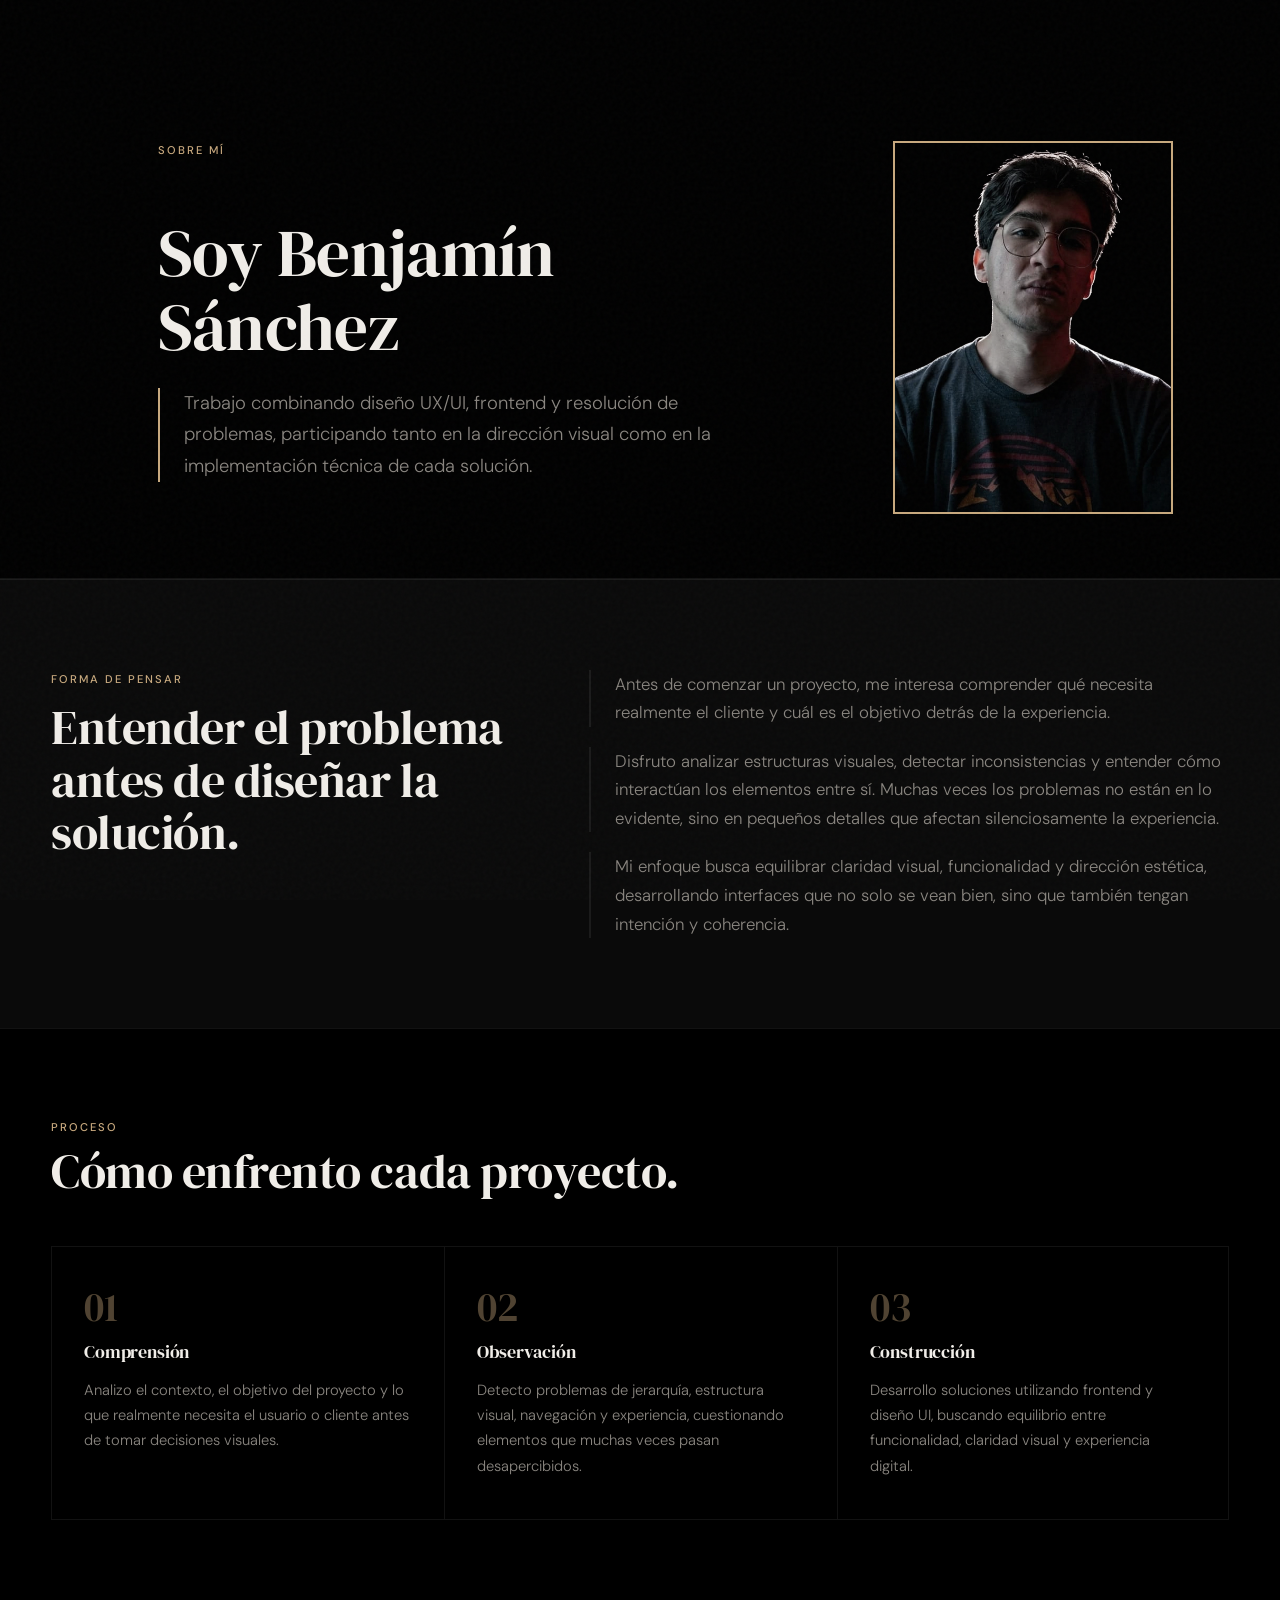
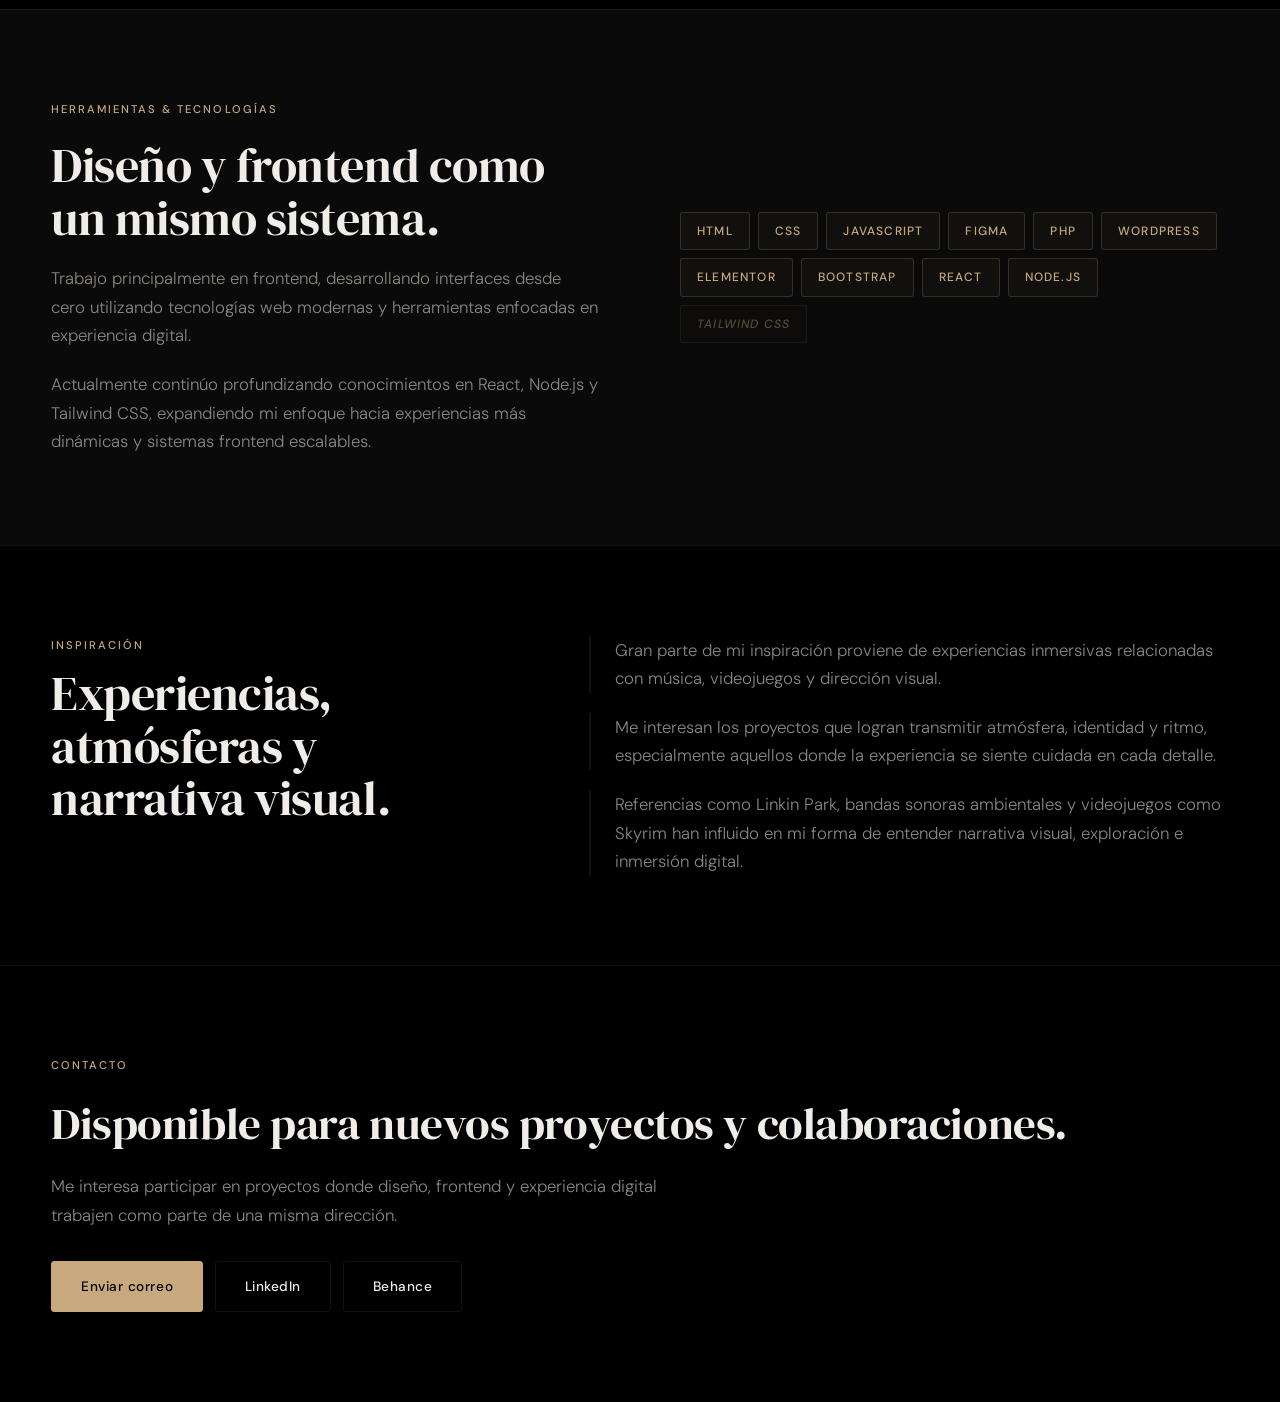
<file: about.html>
<!DOCTYPE html>
<html lang="es">

<head>
    <meta charset="UTF-8">
    <meta name="viewport" content="width=device-width, initial-scale=1.0">
    <title>Sobre mí — Tu nombre</title>
    <link rel="preconnect" href="https://fonts.googleapis.com">
    <link rel="stylesheet" href="assets/css/styles.css">
</head>

<body>

    <!-- NAV (el tuyo) -->

    <main class="about-page">

        <!-- ── HERO ───────────────────────────────────── -->
        <section class="about-hero">
            <div class="about-hero-grid">

                <div class="about-hero-content reveal" data-delay="1">
                    <div class="about-hero-top">
                        <p class="small reveal">Sobre mí</p>
                    </div>
                    <h1>Soy Benjamín Sánchez</h1>
                    <p class="about-intro">
                        Trabajo combinando diseño UX/UI, frontend y resolución de problemas,
                        participando tanto en la dirección visual como en la implementación técnica
                        de cada solución.
                    </p>
                </div>

                <div class="about-hero-photo reveal" data-delay="2">
                    <img src="assets/imgs/yo/yio3.png" alt="Benjamín Sánchez">
                </div>

            </div>
        </section>

        <!-- ── MANIFESTO ──────────────────────────────── -->
        <section class="about-manifesto section-wide">
            <div class="manifesto-grid">
                <div class="manifesto-left reveal">
                    <p class="small">Forma de pensar</p>
                    <h2>Entender el problema antes de diseñar la solución.</h2>
                </div>
                <div class="manifesto-right reveal" data-delay="2">
                    <p>
                        Antes de comenzar un proyecto, me interesa comprender qué necesita realmente
                        el cliente y cuál es el objetivo detrás de la experiencia.
                    </p>
                    <p>
                        Disfruto analizar estructuras visuales, detectar inconsistencias y entender
                        cómo interactúan los elementos entre sí. Muchas veces los problemas no están
                        en lo evidente, sino en pequeños detalles que afectan silenciosamente la experiencia.
                    </p>
                    <p>
                        Mi enfoque busca equilibrar claridad visual, funcionalidad y dirección estética,
                        desarrollando interfaces que no solo se vean bien, sino que también tengan
                        intención y coherencia.
                    </p>
                </div>
            </div>
        </section>

        <!-- ── PROCESO ────────────────────────────────── -->
        <section class="about-process section-wide">
            <div class="process-header reveal">
                <p class="small">Proceso</p>
                <h2>Cómo enfrento cada proyecto.</h2>
            </div>
            <div class="process-grid">
                <div class="process-card reveal">
                    <span class="process-number">01</span>
                    <h3>Comprensión</h3>
                    <p>
                        Analizo el contexto, el objetivo del proyecto y lo que realmente necesita
                        el usuario o cliente antes de tomar decisiones visuales.
                    </p>
                </div>
                <div class="process-card reveal" data-delay="1">
                    <span class="process-number">02</span>
                    <h3>Observación</h3>
                    <p>
                        Detecto problemas de jerarquía, estructura visual, navegación y experiencia,
                        cuestionando elementos que muchas veces pasan desapercibidos.
                    </p>
                </div>
                <div class="process-card reveal" data-delay="2">
                    <span class="process-number">03</span>
                    <h3>Construcción</h3>
                    <p>
                        Desarrollo soluciones utilizando frontend y diseño UI, buscando equilibrio
                        entre funcionalidad, claridad visual y experiencia digital.
                    </p>
                </div>
            </div>
        </section>

        <!-- ── TECH ───────────────────────────────────── -->
        <section class="about-tech section-wide">
            <div class="tech-layout">
                <div class="tech-copy reveal">
                    <p class="small">Herramientas & tecnologías</p>
                    <h2>Diseño y frontend como un mismo sistema.</h2>
                    <p>
                        Trabajo principalmente en frontend, desarrollando interfaces desde cero
                        utilizando tecnologías web modernas y herramientas enfocadas en experiencia digital.
                    </p>
                    <p>
                        Actualmente continúo profundizando conocimientos en React, Node.js y Tailwind CSS,
                        expandiendo mi enfoque hacia experiencias más dinámicas y sistemas frontend escalables.
                    </p>
                </div>
                <div class="tech-stack reveal" data-delay="2">
                    <div class="tech-item">HTML</div>
                    <div class="tech-item">CSS</div>
                    <div class="tech-item">JavaScript</div>
                    <div class="tech-item">Figma</div>
                    <div class="tech-item">PHP</div>
                    <div class="tech-item">WordPress</div>
                    <div class="tech-item">Elementor</div>
                    <div class="tech-item">Bootstrap</div>
                    <div class="tech-item">React</div>
                    <div class="tech-item">Node.js</div>
                    <div class="tech-item tech-item--soon">Tailwind CSS</div>
                </div>
            </div>
        </section>

        <!-- ── INSPIRACIÓN ────────────────────────────── -->
        <section class="about-inspiration section-wide">
            <div class="inspiration-grid">
                <div class="inspiration-copy reveal">
                    <p class="small">Inspiración</p>
                    <h2>Experiencias, atmósferas y narrativa visual.</h2>
                </div>
                <div class="inspiration-text reveal" data-delay="2">
                    <p>
                        Gran parte de mi inspiración proviene de experiencias inmersivas relacionadas
                        con música, videojuegos y dirección visual.
                    </p>
                    <p>
                        Me interesan los proyectos que logran transmitir atmósfera, identidad y ritmo,
                        especialmente aquellos donde la experiencia se siente cuidada en cada detalle.
                    </p>
                    <p>
                        Referencias como Linkin Park, bandas sonoras ambientales y videojuegos como Skyrim
                        han influido en mi forma de entender narrativa visual, exploración e inmersión digital.
                    </p>
                </div>
            </div>
        </section>

        <!-- ── CONTACTO ───────────────────────────────── -->
        <section class="about-contact section-narrow" id="contacto">
            <p class="small reveal">Contacto</p>
            <h2 class="reveal" data-delay="1">
                Disponible para nuevos proyectos y colaboraciones.
            </h2>
            <p class="reveal" data-delay="2">
                Me interesa participar en proyectos donde diseño, frontend y experiencia digital
                trabajen como parte de una misma dirección.
            </p>
            <div class="contact-links reveal" data-delay="3">
                <a href="mailto:tuemail@mail.com" class="btn">Enviar correo</a>
                <a href="#" class="btn btn-ghost">LinkedIn</a>
                <a href="#" class="btn btn-ghost">Behance</a>
            </div>
        </section>

    </main>

    <!-- FOOTER (el tuyo) -->

    <script src="assets/js/about.js"></script>
    <script src="assets/js/script.js"></script>
</body>

</html>
</file>
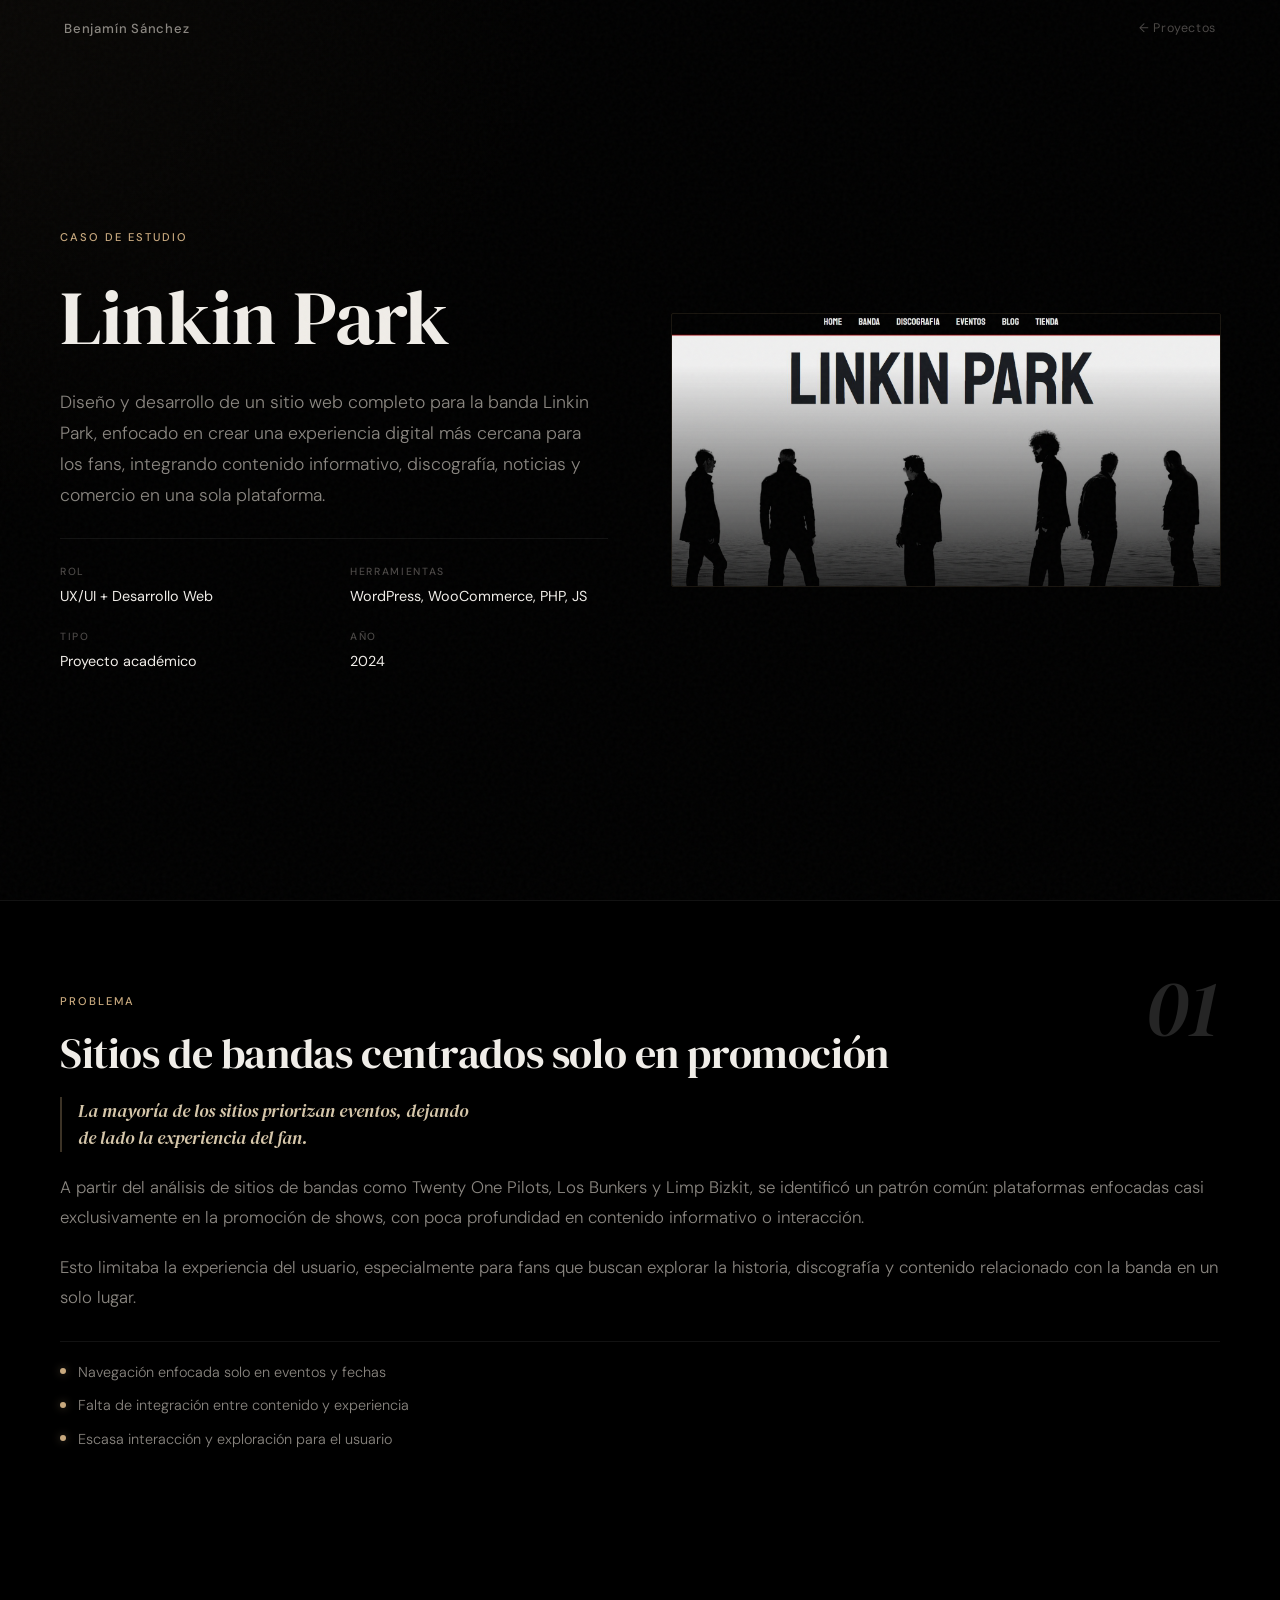
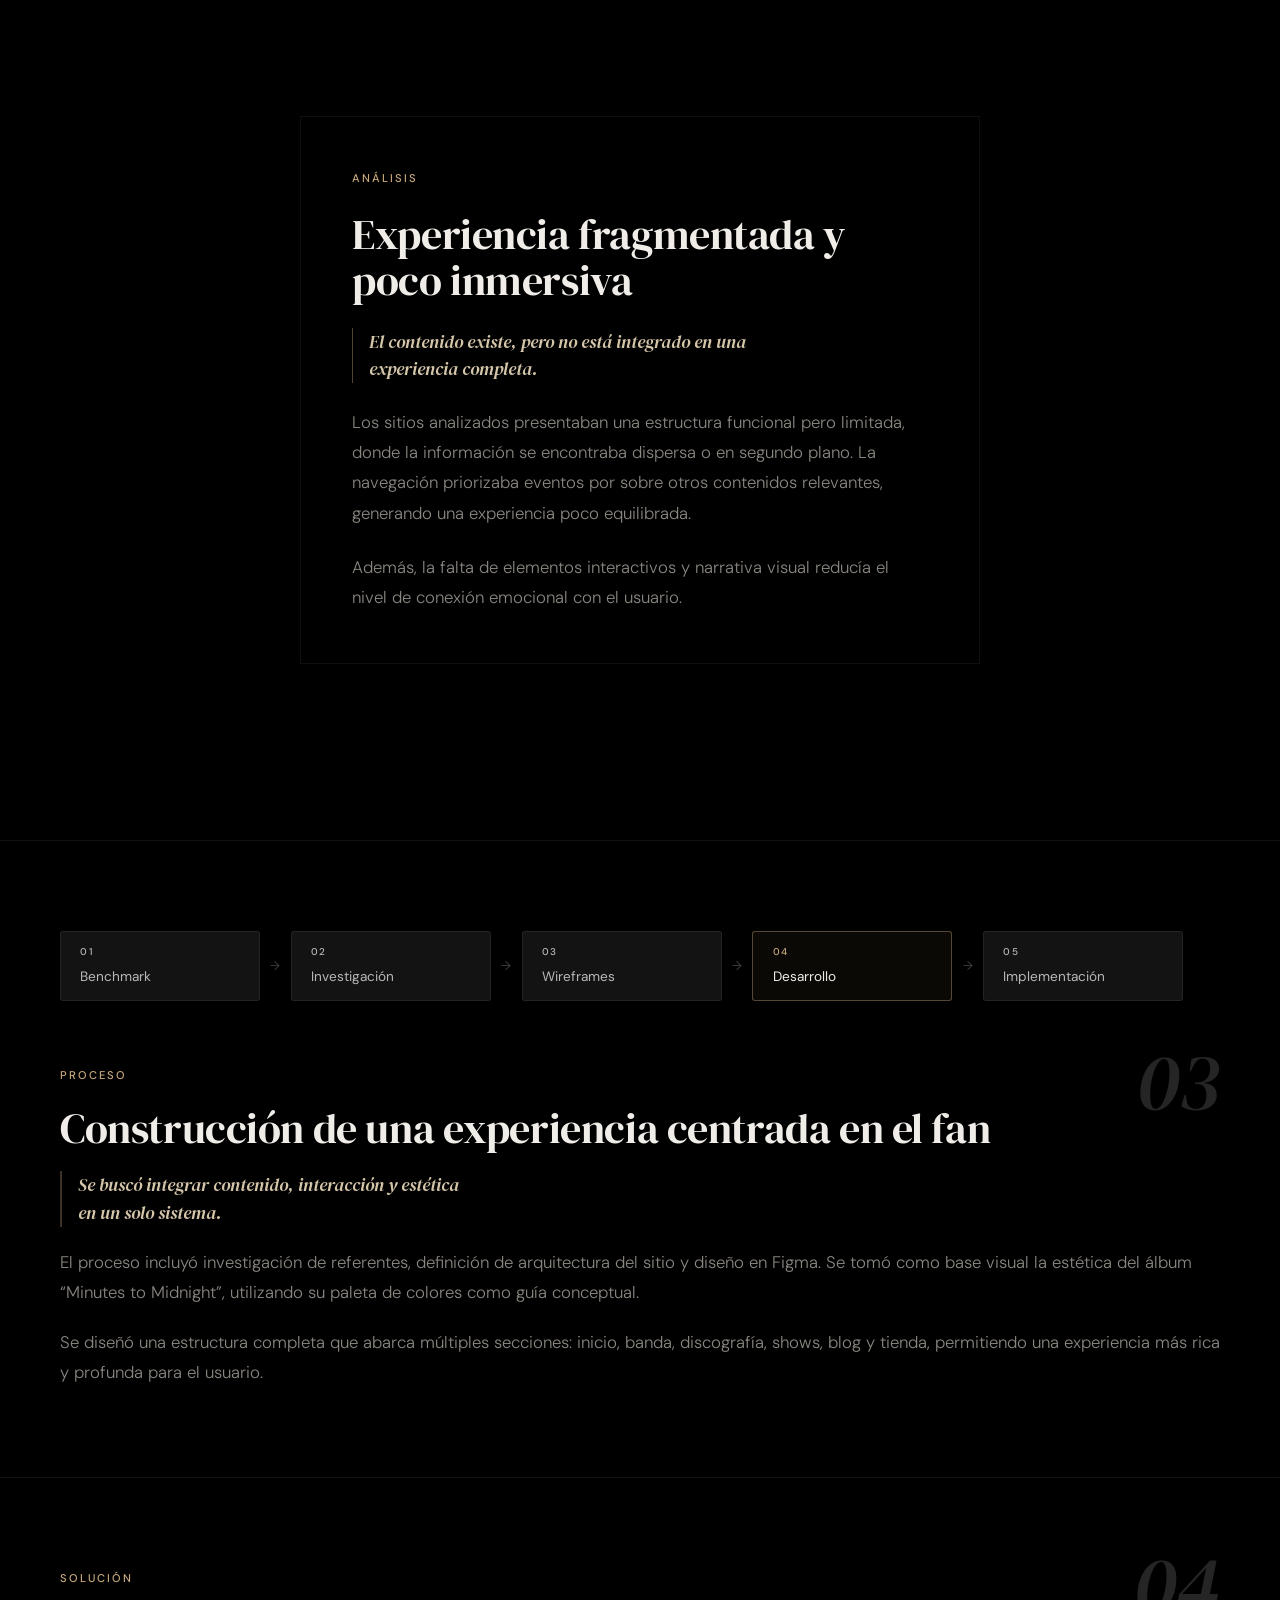
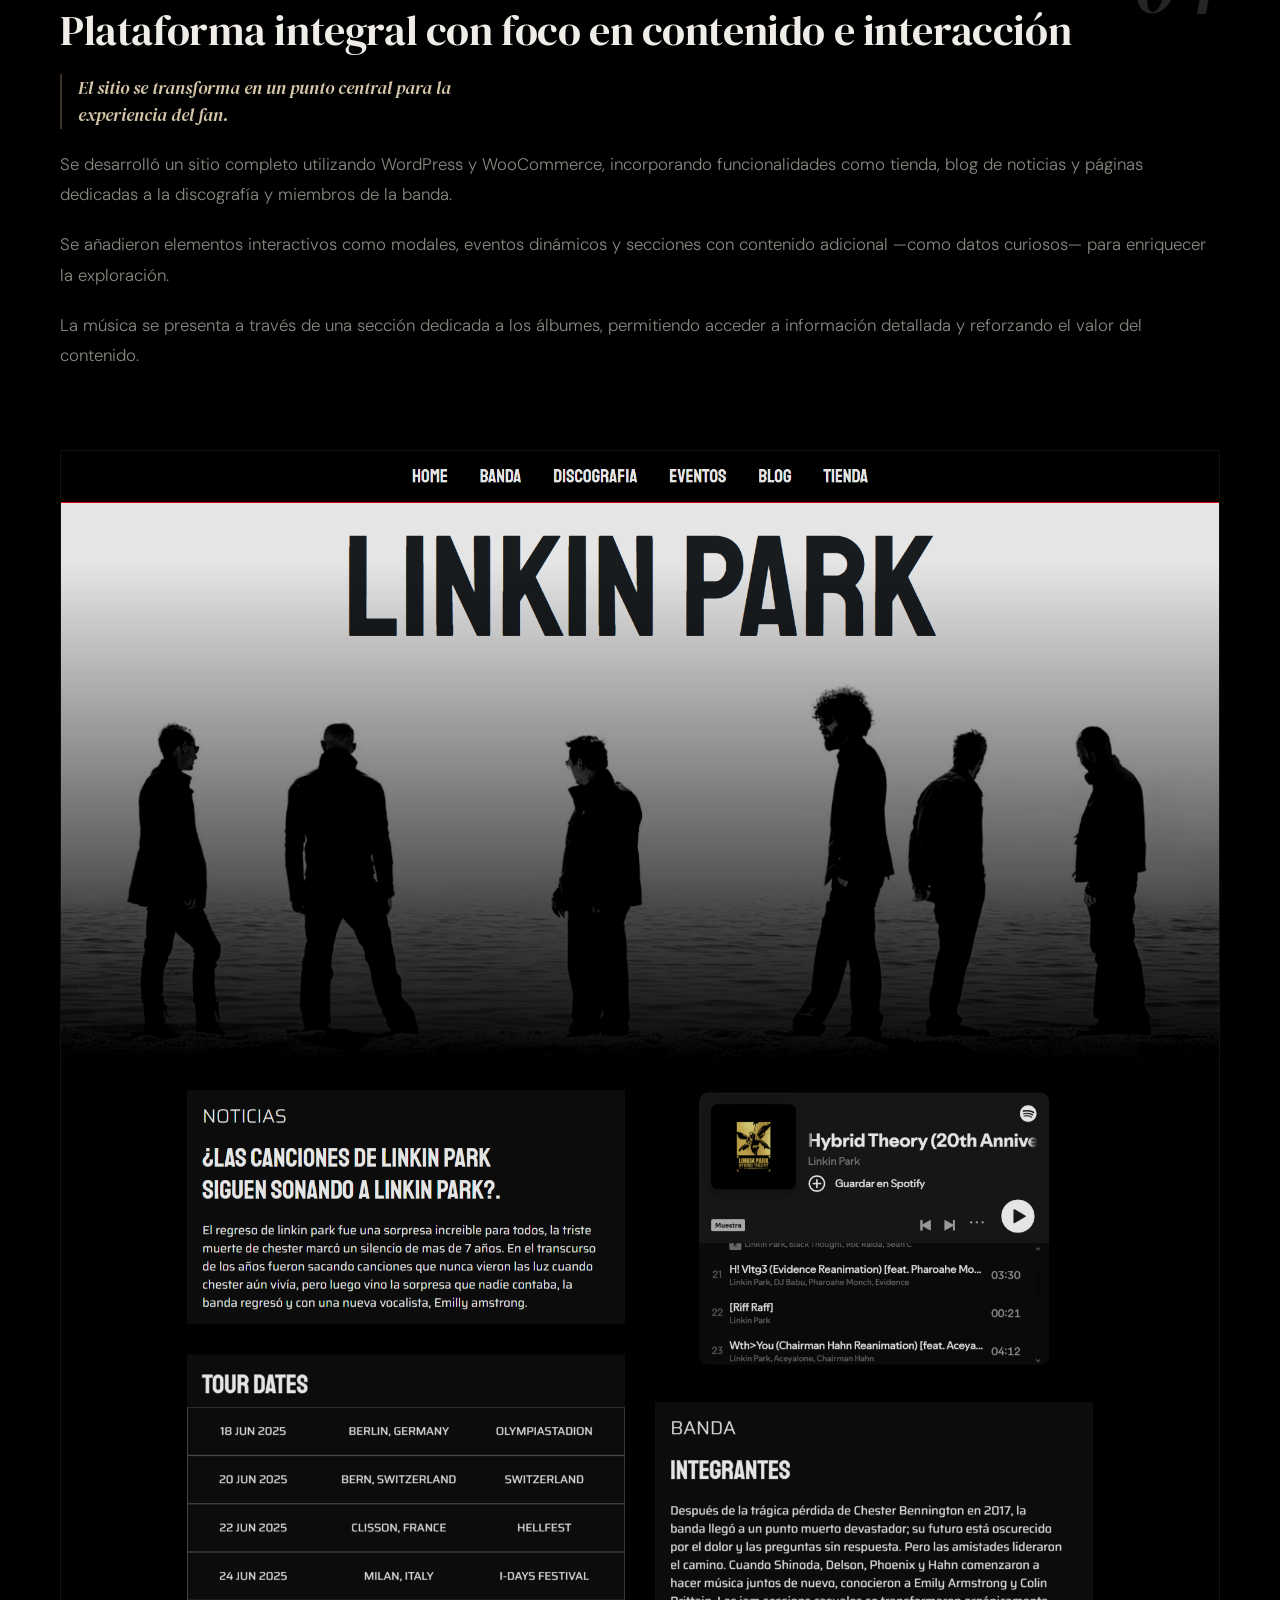
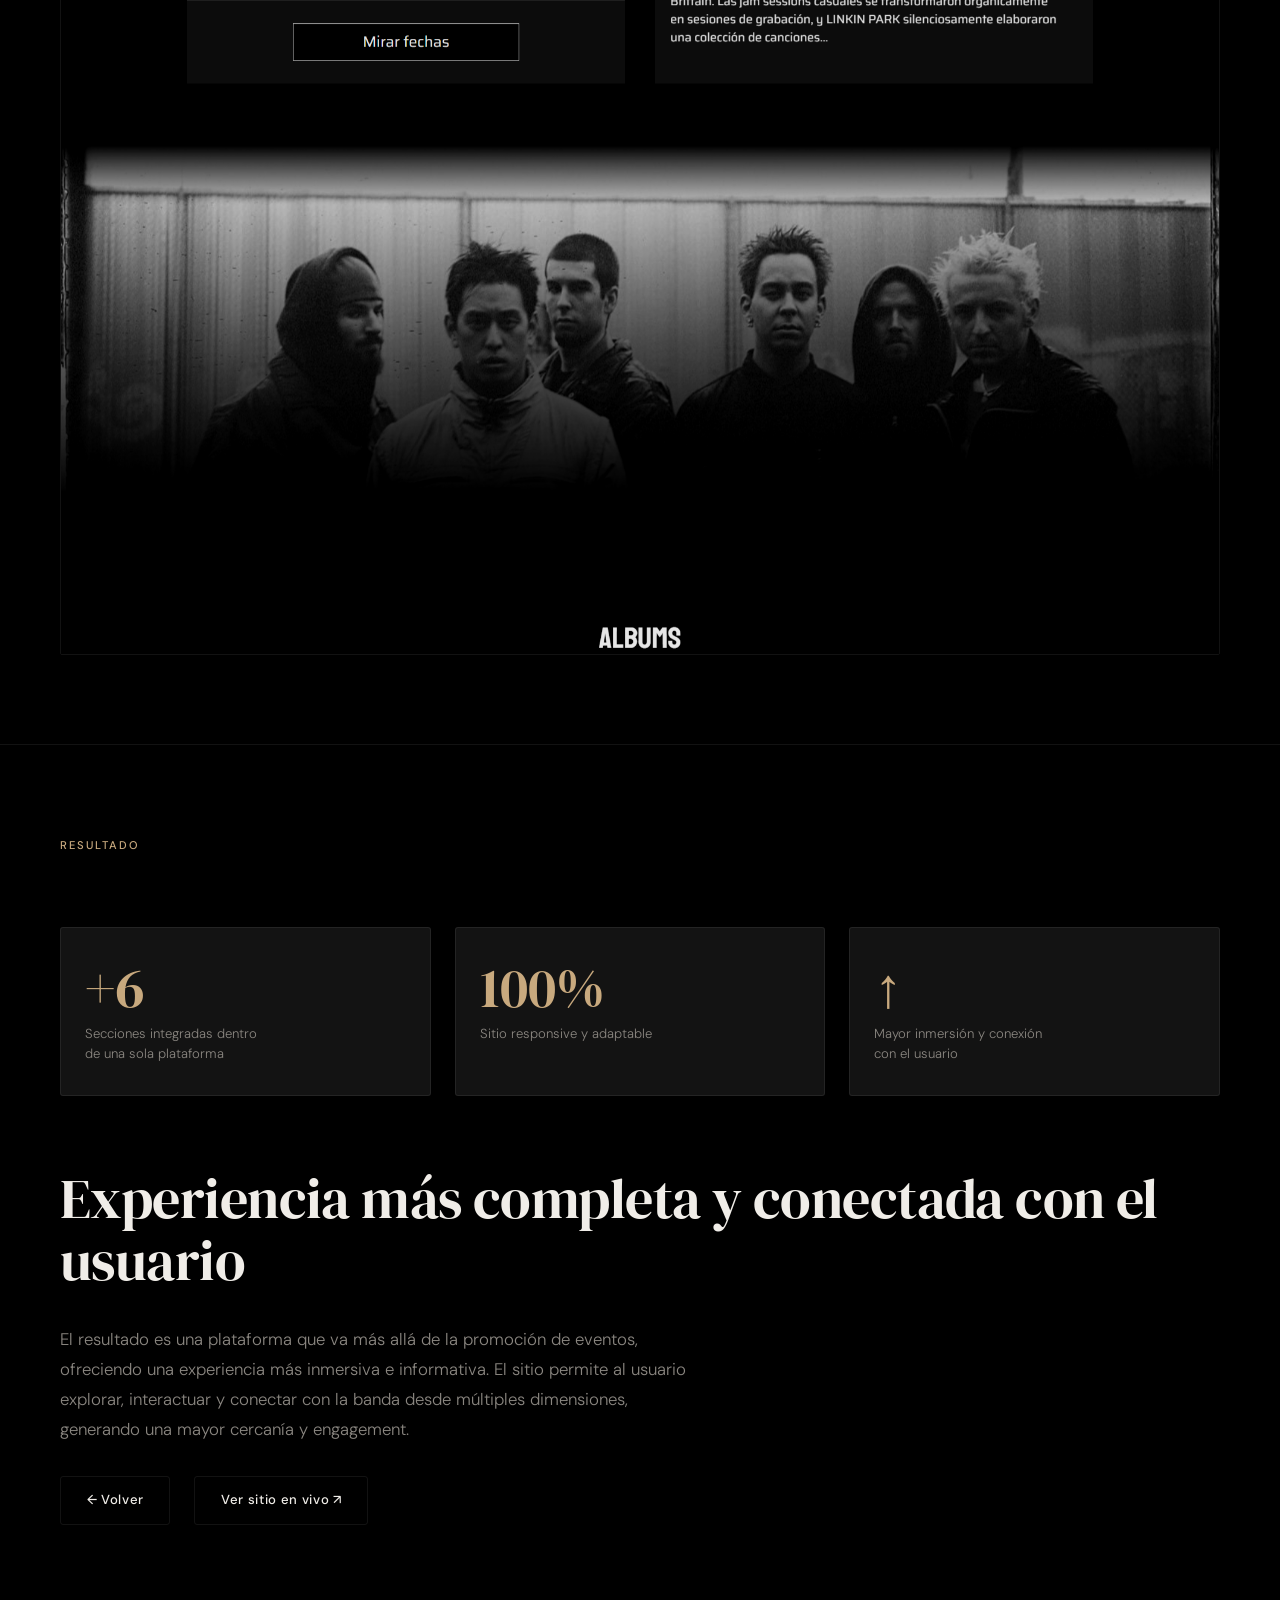
<file: Linkpark.html>
<!DOCTYPE html>
<html lang="es">

<head>
    <meta charset="UTF-8">
    <meta name="viewport" content="width=device-width, initial-scale=1.0">
    <title>Linkin Park — Benjamín Sánchez</title>
    <link rel="stylesheet" href="assets/css/Desacss.css">
</head>

<body>

    <!-- Header flotante -->
    <header class="case-header" id="caseHeader">
        <a href="index.html" class="case-header-name">Benjamín Sánchez</a>
        <a href="index.html#casos" class="case-header-back">← Proyectos</a>
    </header>

    <!-- Nav de progreso (pastilla flotante inferior) -->
    <nav class="case-progress-nav" id="caseNav">
        <div class="cpn-inner">
            <div class="cpn-steps">
                <a href="#problema" class="cpn-step" data-section="problema">Problema</a>
                <a href="#analisis" class="cpn-step" data-section="analisis">Análisis</a>
                <a href="#proceso" class="cpn-step" data-section="proceso">Proceso</a>
                <a href="#solucion" class="cpn-step" data-section="solucion">Solución</a>
                <a href="#resultado" class="cpn-step" data-section="resultado">Resultado</a>
            </div>
        </div>
    </nav>

    <main class="content">

        <!-- HERO -->
        <section class="case-hero">
            <div class="case-hero-text">
                <p class="small">Caso de estudio</p>
                <h1>Linkin Park</h1>
                <p class="hero-desc">
                    Diseño y desarrollo de un sitio web completo para la banda Linkin Park,
                    enfocado en crear una experiencia digital más cercana para los fans,
                    integrando contenido informativo, discografía, noticias y comercio en una sola plataforma.
                </p>

                <div class="case-meta">
                    <div class="meta-item">
                        <span class="meta-label">Rol</span>
                        <span class="meta-value">UX/UI + Desarrollo Web</span>
                    </div>

                    <div class="meta-item">
                        <span class="meta-label">Herramientas</span>
                        <span class="meta-value">WordPress, WooCommerce, PHP, JS</span>
                    </div>

                    <div class="meta-item">
                        <span class="meta-label">Tipo</span>
                        <span class="meta-value">Proyecto académico</span>
                    </div>

                    <div class="meta-item">
                        <span class="meta-label">Año</span>
                        <span class="meta-value">2024</span>
                    </div>
                </div>
            </div>

            <div class="case-hero-visual">
                <img src="assets/imgs/lnkpark/portafolp.JPG" class="hero-mockup reveal-img"
                    alt="Preview del sitio web de Linkin Park">
            </div>
        </section>

        <!-- PROBLEMA -->
        <section class="section-wide" id="problema">
            <div class="case-grid">
                <!-- <img src="assets/imgs/lnkpark/Problema.JPG" class="case-img-large reveal-img" alt="Análisis de sitios de bandas"> -->

                <div class="case-text reveal" data-index="01">
                    <p class="small">Problema</p>

                    <h2>Sitios de bandas centrados solo en promoción</h2>

                    <p class="case-note">
                        La mayoría de los sitios priorizan eventos, dejando de lado la experiencia del fan.
                    </p>

                    <p>
                        A partir del análisis de sitios de bandas como Twenty One Pilots,
                        Los Bunkers y Limp Bizkit, se identificó un patrón común:
                        plataformas enfocadas casi exclusivamente en la promoción de shows,
                        con poca profundidad en contenido informativo o interacción.
                    </p>

                    <p>
                        Esto limitaba la experiencia del usuario, especialmente para fans
                        que buscan explorar la historia, discografía y contenido relacionado
                        con la banda en un solo lugar.
                    </p>

                    <div class="findings-list">
                        <div class="finding">
                            <span class="finding-dot"></span>
                            Navegación enfocada solo en eventos y fechas
                        </div>

                        <div class="finding">
                            <span class="finding-dot"></span>
                            Falta de integración entre contenido y experiencia
                        </div>

                        <div class="finding">
                            <span class="finding-dot"></span>
                            Escasa interacción y exploración para el usuario
                        </div>
                    </div>
                </div>
            </div>
        </section>

        <!-- ANÁLISIS -->
        <section id="analisis" style="--analysis-bg: url('../imgs/lnkpark/twenty2.JPG');">

            <div class="analysis-overlay">

                <p class="small">
                    Análisis
                </p>

                <h2>
                    Experiencia fragmentada y poco inmersiva
                </h2>

                <p class="case-note">
                    El contenido existe, pero no está integrado en una experiencia completa.
                </p>

                <p>
                    Los sitios analizados presentaban una estructura funcional pero limitada,
                    donde la información se encontraba dispersa o en segundo plano.
                    La navegación priorizaba eventos por sobre otros contenidos relevantes,
                    generando una experiencia poco equilibrada.
                </p>

                <p>
                    Además, la falta de elementos interactivos y narrativa visual reducía
                    el nivel de conexión emocional con el usuario.
                </p>

            </div>

        </section>

        <!-- PROCESO -->
        <section class="section-wide" id="proceso">

            <div class="process-phases">
                <div class="phase">
                    <span class="phase-num">01</span>
                    <span class="phase-name">Benchmark</span>
                </div>

                <div class="phase-arrow">→</div>

                <div class="phase">
                    <span class="phase-num">02</span>
                    <span class="phase-name">Investigación</span>
                </div>

                <div class="phase-arrow">→</div>

                <div class="phase">
                    <span class="phase-num">03</span>
                    <span class="phase-name">Wireframes</span>
                </div>

                <div class="phase-arrow">→</div>

                <div class="phase active">
                    <span class="phase-num">04</span>
                    <span class="phase-name">Desarrollo</span>
                </div>

                <div class="phase-arrow">→</div>

                <div class="phase">
                    <span class="phase-num">05</span>
                    <span class="phase-name">Implementación</span>
                </div>
            </div>

            <div class="case-grid">
                <!--  <img src="assets/imgs/lnkpark/figmalinkin.JPG" class="case-img-large reveal-img"
                    alt="Proceso de diseño en Figma"> -->

                <div class="case-text reveal" data-index="03">
                    <p class="small">Proceso</p>

                    <h2>Construcción de una experiencia centrada en el fan</h2>

                    <p class="case-note">
                        Se buscó integrar contenido, interacción y estética en un solo sistema.
                    </p>

                    <p>
                        El proceso incluyó investigación de referentes, definición de arquitectura
                        del sitio y diseño en Figma. Se tomó como base visual la estética
                        del álbum “Minutes to Midnight”, utilizando su paleta de colores
                        como guía conceptual.
                    </p>

                    <p>
                        Se diseñó una estructura completa que abarca múltiples secciones:
                        inicio, banda, discografía, shows, blog y tienda, permitiendo
                        una experiencia más rica y profunda para el usuario.
                    </p>
                </div>
            </div>
        </section>

        <!-- SOLUCIÓN -->
        <section class="section-wide" id="solucion">
            <div class="case-grid reverse">

                <div class="case-text reveal" data-index="04">
                    <p class="small">Solución</p>

                    <h2>Plataforma integral con foco en contenido e interacción</h2>

                    <p class="case-note">
                        El sitio se transforma en un punto central para la experiencia del fan.
                    </p>

                    <p>
                        Se desarrolló un sitio completo utilizando WordPress y WooCommerce,
                        incorporando funcionalidades como tienda, blog de noticias y páginas
                        dedicadas a la discografía y miembros de la banda.
                    </p>

                    <p>
                        Se añadieron elementos interactivos como modales, eventos dinámicos
                        y secciones con contenido adicional —como datos curiosos— para enriquecer
                        la exploración.
                    </p>

                    <p>
                        La música se presenta a través de una sección dedicada a los álbumes,
                        permitiendo acceder a información detallada y reforzando el valor
                        del contenido.
                    </p>
                </div>

                <div class="compare-wrapper">
                    <div class="compare-container" id="compareContainer">

                        <img src="assets/imgs/lnkpark/despues.png" class="compare-after"
                            alt="Resultado final del sitio">

                        <!-- <div class="compare-before" id="compareBefore">
                            <img src="assets/imgs/lim.JPG" alt="Referencia inicial">
                        </div> -->

                        <div class="compare-handle" id="compareHandle">
                            <!-- <div class="handle-line"></div> -->

                            <!-- <div class="handle-circle">
                                <span>↔</span>
                            </div> -->

                            <!-- <div class="handle-line"></div> -->
                        </div>
                    </div>

                    <!-- <div class="compare-labels">
                        <span>Antes</span>
                        <span>Después</span>
                    </div> -->
                </div>
            </div>
        </section>

        <!-- RESULTADO -->
        <section class="section-narrow" id="resultado">

            <p class="small reveal" data-delay="1">Resultado</p>

            <div class="outcome-grid">

                <div class="outcome-card">
                    <span class="outcome-num">+6</span>
                    <span class="outcome-label">
                        Secciones integradas dentro de una sola plataforma
                    </span>
                </div>

                <div class="outcome-card">
                    <span class="outcome-num">100%</span>
                    <span class="outcome-label">
                        Sitio responsive y adaptable
                    </span>
                </div>

                <div class="outcome-card">
                    <span class="outcome-num">↑</span>
                    <span class="outcome-label">
                        Mayor inmersión y conexión con el usuario
                    </span>
                </div>

            </div>

            <h2 class="reveal" data-delay="2">
                Experiencia más completa y conectada con el usuario
            </h2>

            <p class="reveal" data-delay="3">
                El resultado es una plataforma que va más allá de la promoción
                de eventos, ofreciendo una experiencia más inmersiva e informativa.
                El sitio permite al usuario explorar, interactuar y conectar con
                la banda desde múltiples dimensiones, generando una mayor cercanía
                y engagement.
            </p>

            <div style="display:flex; flex-wrap:wrap; gap:0.75rem;">

                <a href="index.html#proyectos" class="btn btn-ghost reveal" data-delay="3">
                    ← Volver
                </a>

                <a href="https://besanchezg.laboratoriodiseno.cl/sitiowp/" target="_blank" class="btn btn-ghost reveal"
                    data-delay="3">
                    Ver sitio en vivo ↗
                </a>

            </div>

        </section>

    </main>
    <script src="assets/js/Casos.js"></script>

</body>

</html>
</file>
<file: assets/css/styles.css>
@import url('https://fonts.googleapis.com/css2?family=DM+Sans:ital,opsz,wght@0,9..40,300;0,9..40,400;0,9..40,500;1,9..40,300&family=DM+Serif+Display:ital@0;1&display=swap');

/* ── TOKENS ─────────────────────────────────────────── */
:root {
    --bg: #000000; /* 0d0d0d */
    --surface: #0a0a0a;
    --surface-2: #1a1a1a;
    --border: rgba(255, 255, 255, 0.07);
    --text: #f0ede8;
    --text-muted: #8a8680;
    --text-dim: #4a4745;
    --accent: #d4c5a9;
    /* warm parchment */
    --accent-2: #c8a97e;
    /* gold */
    --accent-hot: #e8d5a3;
    --serif: 'DM Serif Display', Georgia, serif;
    --sans: 'DM Sans', system-ui, sans-serif;
    --gap: clamp(4rem, 8vw, 9rem);
    --container: min(1200px, 92vw);
    --radius: 3px;
    --ease: cubic-bezier(0.16, 1, 0.3, 1);
}

/* ── RESET ───────────────────────────────────────────── */
*,
*::before,
*::after {
    box-sizing: border-box;
    margin: 0;
    padding: 0;
}

html {
    font-size: 16px;
    scroll-behavior: smooth;
    -webkit-font-smoothing: antialiased;
}

body {
    background-color: var(--bg);
    color: var(--text);
    font-family: var(--sans);
    font-weight: 300;
    line-height: 1.7;
    overflow-x: hidden;
}

/* Grain overlay — adds tactile depth */
body::before {
    content: '';
    position: fixed;
    inset: 0;
    background-image: url("data:image/svg+xml,%3Csvg viewBox='0 0 256 256' xmlns='http://www.w3.org/2000/svg'%3E%3Cfilter id='noise'%3E%3CfeTurbulence type='fractalNoise' baseFrequency='0.9' numOctaves='4' stitchTiles='stitch'/%3E%3C/filter%3E%3Crect width='100%25' height='100%25' filter='url(%23noise)' opacity='1'/%3E%3C/svg%3E");
    opacity: 0.028;
    pointer-events: none;
    z-index: 9999;
}

/* ── TYPOGRAPHY ──────────────────────────────────────── */
h1,
h2,
h3 {
    font-family: var(--serif);
    font-weight: 400;
    line-height: 1.1;
    letter-spacing: -0.01em;
}

h1 {
    font-size: clamp(2.4rem, 5.5vw, 4.2rem);
    color: var(--text);
}

h2 {
    font-size: clamp(2rem, 4vw, 3rem);
    color: var(--text);
}

h3 {
    font-size: clamp(1.4rem, 2.5vw, 1.9rem);
}

p {
    font-size: clamp(0.95rem, 1.5vw, 1.05rem);
    color: var(--text-muted);
    max-width: 60ch;
}

.small {
    font-family: var(--sans);
    font-size: 0.7rem;
    font-weight: 500;
    letter-spacing: 0.18em;
    text-transform: uppercase;
    color: var(--accent-2);
}

a {
    color: inherit;
    text-decoration: none;
}

/* ── BUTTONS ─────────────────────────────────────────── */
.btn {
    display: inline-flex;
    align-items: center;
    gap: 0.5rem;
    padding: 0.8rem 1.8rem;
    font-family: var(--sans);
    font-size: 0.85rem;
    font-weight: 500;
    letter-spacing: 0.04em;
    background: var(--accent-2);
    color: var(--bg);
    border: 1px solid var(--accent-2);
    border-radius: var(--radius);
    cursor: pointer;
    transition: background 0.25s var(--ease), color 0.25s var(--ease), transform 0.2s var(--ease), box-shadow 0.25s var(--ease);
    white-space: nowrap;
    cursor: none;
}

.btn:hover {
    background: var(--accent-hot);
    border-color: var(--accent-hot);
    transform: translateY(-1px);
    box-shadow: 0 8px 24px rgba(200, 169, 126, 0.2);
}

.btn-ghost {
    background: transparent;
    color: var(--text);
    border-color: var(--border);
}

.btn-ghost:hover {
    background: var(--surface-2);
    border-color: var(--text-dim);
    color: var(--text);
    box-shadow: none;
}

/* ── HERO ────────────────────────────────────────────── */
.hero {
    min-height: 100svh;
    display: grid;
    grid-template-columns: 1fr 1fr;
    align-items: center;
    gap: 4rem;
    padding: clamp(5rem, 10vh, 8rem) calc((100vw - var(--container)) / 2);
    padding-left: max(4vw, calc((100vw - var(--container)) / 2));
    padding-right: max(4vw, calc((100vw - var(--container)) / 2));
    position: relative;
    overflow: hidden;
}

/* Subtle radial glow top-left */
.hero::after {
    content: '';
    position: absolute;
    top: -20%;
    left: -10%;
    width: 70%;
    height: 70%;
    background: radial-gradient(ellipse at center, rgba(200, 169, 126, 0.06) 0%, transparent 65%);
    pointer-events: none;
}

.hero-left {
    display: flex;
    flex-direction: column;
    gap: 2rem;
    position: relative;
    z-index: 1;
    animation: fadeUp 0.9s var(--ease) both;
}

.tag {
    display: inline-block;
    font-size: 0.72rem;
    font-weight: 500;
    letter-spacing: 0.14em;
    text-transform: uppercase;
    color: var(--accent-2);
    padding: 0.4rem 0.9rem;
    border: 1px solid rgba(200, 169, 126, 0.3);
    border-radius: 2px;
    width: fit-content;
    animation: fadeUp 0.9s 0.1s var(--ease) both;
}

.hero-left h1 {
    animation: fadeUp 0.9s 0.2s var(--ease) both;
}

/* The → arrow in h1 — accent color */
.hero-left h1 .arrow,
.hero h1 {
    color: var(--text);
}

.hero-desc {
    font-size: clamp(0.95rem, 1.4vw, 1.05rem);
    line-height: 1.75;
    color: var(--text-muted);
    max-width: 48ch;
    animation: fadeUp 0.9s 0.3s var(--ease) both;
}

.hero-cta {
    display: flex;
    flex-wrap: wrap;
    gap: 0.75rem;
    animation: fadeUp 0.9s 0.4s var(--ease) both;
}

/* Hero right — abstract visual grid */

/* =========================================
   HERO RIGHT
========================================= */

.hero-right {
    position: relative;
    height: 520px;

    display: flex;
    align-items: center;
    justify-content: center;

    overflow: hidden;
}

/* =========================================
   SYSTEM CONTAINER
========================================= */

.hero-system {
    position: relative;

    width: 100%;
    max-width: 560px;
    height: 460px;

    border: 1px solid rgba(255, 255, 255, .06);

    background:
        linear-gradient(180deg,
            rgba(255, 255, 255, .02),
            rgba(255, 255, 255, .005));

    overflow: hidden;

    cursor: pointer;

    transition:
        border-color .8s ease,
        background .8s ease;
}

/* =========================================
   GRID
========================================= */

.system-grid {
    position: absolute;
    inset: 0;

    background:
        linear-gradient(var(--border) 1px, transparent 1px),
        linear-gradient(90deg, var(--border) 1px, transparent 1px);

    background-size: 42px 42px;

    opacity: .18;

    transition: opacity .8s ease;
    cursor: none;
}

/* =========================================
   GUIDES
========================================= */

.guide {
    position: absolute;

    opacity: 0;

    transition:
        opacity .8s ease,
        transform .8s ease;
}

/* HORIZONTAL */

.horizontal {
    top: 92px;
    left: 0;

    width: 100%;
    height: 1px;

    background:
        linear-gradient(90deg,
            transparent,
            rgba(200, 169, 126, .5),
            transparent);

    transform: scaleX(.3);
}

/* VERTICAL */

.vertical {
    top: 0;
    left: 52%;

    width: 1px;
    height: 100%;

    background:
        linear-gradient(transparent,
            rgba(200, 169, 126, .45),
            transparent);

    transform: scaleY(.3);
}

/* =========================================
   MODULES
========================================= */

.module {
    position: absolute;

    border: 1px solid rgba(255, 255, 255, .09);

    background:
        linear-gradient(180deg,
            rgba(255, 255, 255, .04),
            rgba(255, 255, 255, .015));

    backdrop-filter: blur(10px);

    box-shadow:
        0 20px 40px rgba(0, 0, 0, .25);

    transition:
        transform 1s cubic-bezier(.22, 1, .36, 1),
        width 1s cubic-bezier(.22, 1, .36, 1),
        height 1s cubic-bezier(.22, 1, .36, 1),
        border-color .8s ease,
        opacity .8s ease;
}

/* INTERNAL UI LINE */

.module span {
    position: absolute;

    left: 14px;
    right: 14px;
    top: 16px;

    height: 1px;

    background: rgba(255, 255, 255, .12);
}

/* =========================================
   CHAOTIC STATE
========================================= */

/* MAIN BLOCK */

.module-1 {
    width: 260px;
    height: 90px;

    top: 70px;
    left: 80px;

    transform:
        rotate(-11deg) translate(30px, -10px);
    cursor: none;
}

/* FLOATING CARD */

.module-2 {
    width: 150px;
    height: 60px;

    top: 210px;
    left: 320px;

    transform:
        rotate(14deg) translate(20px, -25px);
    cursor: none;
}

/* BROKEN SIDEBAR */

.module-3 {
    width: 90px;
    height: 220px;

    top: 120px;
    left: 120px;

    transform:
        rotate(8deg) translate(-20px, 30px);
    cursor: none;
}

/* RANDOM ELEMENT */

.module-4 {
    width: 200px;
    height: 70px;

    bottom: 50px;
    right: 90px;

    transform:
        rotate(-16deg) translate(20px, 20px);
    cursor: none;
}

/* =========================================
   LABEL
========================================= */

.system-label {
    position: absolute;

    bottom: 24px;
    left: 24px;

    font-size: .72rem;
    letter-spacing: .18em;

    color: rgba(255, 255, 255, .2);

    font-family: monospace;

    opacity: 0;

    transform: translateY(10px);

    transition:
        opacity .8s ease,
        transform .8s ease;
    cursor: none;
}

/* =========================================
   HOVER = STRUCTURE FOUND
========================================= */

.hero-system:hover {
    border-color: rgba(200, 169, 126, .15);

    background:
        linear-gradient(180deg,
            rgba(255, 255, 255, .03),
            rgba(255, 255, 255, .01));
}

/* GRID STRONGER */

.hero-system:hover .system-grid {
    opacity: .42;
}

/* GUIDES APPEAR */

.hero-system:hover .guide {
    opacity: 1;
}

.hero-system:hover .horizontal {
    transform: scaleX(1);
}

.hero-system:hover .vertical {
    transform: scaleY(1);
}

/* =========================================
   ORDERED STATE
========================================= */

/* HEADER */

.hero-system:hover .module-1 {
    width: 320px;
    height: 70px;

    top: 60px;
    left: 120px;

    transform:
        rotate(0deg) translate(0, 0);
}

/* CONTENT */

.hero-system:hover .module-2 {
    width: 225px;
    height: 210px;

    top: 135px;
    left: 215px;

    transform:
        rotate(0deg) translate(0, 0);
}

/* SIDEBAR */

.hero-system:hover .module-3 {
    width: 90px;
    height: 210px;

    top: 133px;
    left: 120px;

    transform:
        rotate(0deg) translate(0, 0);
}

/* FOOTER */

.hero-system:hover .module-4 {
    width: 320px;
    height: 50px;

    bottom: 60px;
    left: 120px;

    transform:
        rotate(0deg) translate(0, 0);
}

/* CLEAN STRUCTURE */

.hero-system:hover .module {
    border-color: rgba(200, 169, 126, .18);
}

/* LABEL */

.hero-system:hover .system-label {
    opacity: 1;
    transform: translateY(0);
}

/* =========================================
   GLOW
========================================= */

.hero-system::before {
    content: '';

    position: absolute;

    width: 320px;
    height: 320px;

    top: 50%;
    left: 50%;

    transform: translate(-50%, -50%);

    background:
        radial-gradient(rgba(200, 169, 126, .08),
            transparent 72%);

    filter: blur(50px);

    pointer-events: none;
}

/* ── STATEMENT ───────────────────────────────────────── */
.statement {
    padding: clamp(4rem, 6vw, 6rem) max(4vw, calc((100vw - var(--container)) / 2));
    border-top: 1px solid var(--border);
    border-bottom: 1px solid var(--border);
    position: relative;
    overflow: hidden;
    display: flex;
    justify-content: center;
    align-items: center;
}

.statement::before {
    content: '"';
    position: absolute;
    left: max(2vw, calc((100vw - var(--container)) / 2));
    top: -0.5rem;
    font-family: var(--serif);
    font-size: 12rem;
    color: var(--surface-2);
    line-height: 1;
    pointer-events: none;
    z-index: 0;
}

.statement p {
    font-family: var(--serif);
    font-style: italic;
    font-size: clamp(1.6rem, 3.5vw, 2.6rem);
    color: var(--text);
    max-width: 40ch;
    line-height: 1.3;
    text-align: center;
    position: relative;
    z-index: 1;
}

/* ── CASES ───────────────────────────────────────────── */
.cases {
    padding: var(--gap) max(4vw, calc((100vw - var(--container)) / 2));
    padding-bottom: 0px;
}

.cases-header {
    display: flex;
    justify-content: space-between;
    align-items: flex-end;
    flex-wrap: wrap;
    gap: 1.5rem;
    margin-bottom: 3rem;
    padding-bottom: 2rem;
    border-bottom: 1px solid var(--border);
}

.cases-header-left {
    display: flex;
    flex-direction: column;
    gap: 0.5rem;
}

.cases-header-link {
    margin-bottom: 0.25rem;
    width: 100%;

}

/* ── GRID ──────────────────────────────────────────────── */
.cases-grid {
    display: grid;
    grid-template-columns: repeat(3, 1fr);
    gap: 2rem;
    margin-bottom: 3rem;
}

/* ── CARD ──────────────────────────────────────────────── */
.case-card {
    display: flex;
    flex-direction: column;
    gap: 1rem;
    cursor: none;
}

.case-cover {
    width: 100%;
    aspect-ratio: 4 / 3;
    overflow: hidden;
    border: 1px solid var(--border);
    opacity: 0.7;
    transition: opacity 0.4s var(--ease), border-color 0.3s var(--ease);
}

.case-cover img {
    width: 100%;
    height: 100%;
    object-fit: cover;
    display: block;
    transition: transform 0.6s var(--ease), filter 0.4s var(--ease);
    filter: grayscale(20%);
    cursor: none;
}

.case-card:hover .case-cover {
    opacity: 1;
    border-color: rgba(200, 169, 126, 0.25);
}

.case-card:hover .case-cover img {
    transform: scale(1.03);
    filter: grayscale(0%);
}

/* ── INFO ──────────────────────────────────────────────── */
.case-info {
    display: flex;
    flex-direction: column;
    gap: 0.4rem;
    flex: 1;
}

.case-tag {
    font-size: 0.64rem;
    font-weight: 500;
    letter-spacing: 0.14em;
    text-transform: uppercase;
    color: var(--text-dim);
}

.case-num {
    margin-right: 0.4rem;
    opacity: 0.6;
}

.case-info h3 {
    font-size: clamp(1.2rem, 2vw, 1.6rem);
    color: var(--text);
    transition: color 0.2s var(--ease);
}

.case-card:hover .case-info h3 {
    color: var(--accent-2);
}

.case-info p {
    font-size: 0.9rem;
    color: var(--text-muted);
    max-width: 32ch;
}

/* ── LINK ──────────────────────────────────────────────── */
.case-link {
    font-size: 0.82rem;
    font-weight: 500;
    color: var(--text-dim);
    letter-spacing: 0.04em;
    position: relative;
    display: inline-block;
    padding-bottom: 2px;
    transition: color 0.2s var(--ease);
    cursor: none;
}

.case-link::after {
    content: '';
    position: absolute;
    bottom: 0;
    left: 0;
    width: 0;
    height: 1px;
    background: var(--accent-2);
    transition: width 0.3s var(--ease);
}

.case-card:hover .case-link {
    color: var(--accent-2);
}

.case-card:hover .case-link::after {
    width: 100%;
}

/* ── FOOTER CTA ────────────────────────────────────────── */
.cases-footer {
    display: flex;
    align-items: center;
    justify-content: space-between;
    flex-wrap: wrap;
    gap: 1.5rem;
    padding-top: 2.5rem;
    border-top: 1px solid var(--border);
}

.cases-footer>p {
    font-size: 0.85rem;
    color: var(--text-dim);
    max-width: none;
    margin: 0;
}

/* ── RESPONSIVE ────────────────────────────────────────── */
@media (max-width: 800px) {
    .cases-grid {
        grid-template-columns: 1fr;
        gap: 3rem;
    }

    .cases-header {
        flex-direction: column;
        align-items: flex-start;
    }

    .cases-footer {
        flex-direction: column;
        align-items: flex-start;
    }
}


/* ── PROFILE (unifica about / method / skills / contact) ── */

.profile {
    /*     padding: var(--gap) max(4vw, calc((100vw - var(--container)) / 2));*/
    /* border-top: 1px solid var(--border); */
    padding: var(--gap) max(4vw, calc((96vw - var(--container)) / 2));
}

/* ── GRID BENTO ─────────────────────────────────────────── */
.profile-grid {
    display: grid;
    grid-template-columns: 1.4fr 1fr;
    grid-template-rows: auto auto;
    gap: 0px;
    /* gap = borde compartido */
    /* border: 1px solid var(--border); */
}

.profile-card {
    padding: 2rem;
    border: 0 solid var(--border);
    position: relative;
    transition: background 0.25s var(--ease);
}

.profile-card:hover {
    background: var(--surface);
}

/* Separadores internos via outline en lugar de margin/gap */
.profile-bio {
    border-right: 1px solid #d4c5a980;
    border-bottom: 1px solid #d4c5a980;
    border-top: 1px solid #d4c5a980;
}

.profile-method {
    border-bottom: 1px solid #d4c5a980;
    border-top: 1px solid #d4c5a980;
}

.profile-skills {
    border-right: 1px solid #d4c5a980;
    border-bottom: 1px solid #d4c5a980;
}

.profile-contact {
    /* border-right: 1px solid var(--border); */
    border-bottom: 1px solid #d4c5a980;
}

/* profile-contact: sin borde extra, queda en esquina inferior derecha */

/* ── LABEL PEQUEÑO ──────────────────────────────────────── */
.card-label {
    display: block;
    font-size: 0.68rem;
    font-weight: 500;
    letter-spacing: 0.14em;
    text-transform: uppercase;
    color: var(--accent-2);
    margin-bottom: 0.5rem;
}

/* ── TIPOGRAFÍA INTERNA ─────────────────────────────────── */
.profile-card h2 {
    margin-bottom: 1rem;
}

.profile-card h3 {
    margin-bottom: 0.75rem;
}

.profile-card p {
    font-size: 0.95rem;
    line-height: 1.7;
    color: var(--text-muted);
    max-width: 62ch;
}

.profile-card p+p {
    margin-top: 0.75rem;
}

/* ── LINK DE TARJETA ────────────────────────────────────── */
.card-link {
    display: inline-block;
    margin-top: 1.25rem;
    font-size: 0.82rem;
    font-weight: 500;
    letter-spacing: 0.04em;
    color: var(--text-muted);
    position: relative;
    padding-bottom: 2px;
    transition: color 0.2s var(--ease);
    cursor: none;
}

.card-link::after {
    content: '';
    position: absolute;
    bottom: 0;
    left: 0;
    width: 0;
    height: 1px;
    background: var(--accent-2);
    transition: width 0.3s var(--ease);
}

.profile-card:hover .card-link {
    color: var(--accent-2);
}

.profile-card:hover .card-link::after {
    width: 100%;
}

/* ── SKILLS LIST ────────────────────────────────────────── */
.profile-skills-list {
    list-style: none;
    display: flex;
    flex-wrap: wrap;
    gap: 0.5rem;
    margin-top: 0.5rem;
}

.profile-skills-list li {
    font-size: 0.75rem;
    font-weight: 500;
    letter-spacing: 0.1em;
    text-transform: uppercase;
    color: var(--accent-2);
    padding: 0.4rem 0.9rem;
    border: 1px solid rgba(200, 169, 126, 0.2);
    border-radius: var(--radius);
    background: rgba(200, 169, 126, 0.04);
    transition: background 0.2s, border-color 0.2s;
}

.profile-skills-list li:hover {
    background: rgba(200, 169, 126, 0.1);
    border-color: rgba(200, 169, 126, 0.5);
}

/* Skills "próximamente" — tono más apagado */
.profile-skills-soon li {
    opacity: 0.5;
    font-style: italic;
}

/* ── CONTACT ────────────────────────────────────────────── */
.profile-contact-links {
    display: flex;
    flex-wrap: wrap;
    gap: 0.75rem;
    margin-top: 1.25rem;
}

/* ── RESPONSIVE ─────────────────────────────────────────── */
@media (max-width: 720px) {
    .profile-grid {
        grid-template-columns: 1fr;
    }

    .profile-bio,
    .profile-method,
    .profile-skills {
        border-right: none;
        border-bottom: 1px solid var(--border);
    }
}


/* ── SCROLL REVEAL ───────────────────────────────────── */
.reveal {
    opacity: 0;
    transform: translateY(24px);
    transition: opacity 0.7s var(--ease), transform 0.7s var(--ease);
}

.reveal.visible {
    opacity: 1;
    transform: none;
}

/* ── ANIMATIONS ──────────────────────────────────────── */
@keyframes fadeUp {
    from {
        opacity: 0;
        transform: translateY(20px);
    }

    to {
        opacity: 1;
        transform: none;
    }
}

@keyframes fadeIn {
    from {
        opacity: 0;
    }

    to {
        opacity: 1;
    }
}

@keyframes float {

    0%,
    100% {
        transform: rotate(6deg) translateY(0);
    }

    50% {
        transform: rotate(6deg) translateY(-10px);
    }
}

@keyframes pulse {

    0%,
    100% {
        opacity: 1;
        transform: scale(1);
    }

    50% {
        opacity: 0.4;
        transform: scale(0.75);
    }
}

/* ── SELECTION ───────────────────────────────────────── */
::selection {
    background: rgba(200, 169, 126, 0.25);
    color: var(--text);
}

/* ── SCROLLBAR ───────────────────────────────────────── */
::-webkit-scrollbar {
    width: 6px;
}

::-webkit-scrollbar-track {
    background: var(--bg);
}

::-webkit-scrollbar-thumb {
    background: var(--surface-2);
    border-radius: 3px;
}

::-webkit-scrollbar-thumb:hover {
    background: var(--text-dim);
}

/* ── RESPONSIVE ──────────────────────────────────────── */
@media (max-width: 900px) {
    .hero {
        grid-template-columns: 1fr;
        min-height: auto;
        padding-top: 6rem;
    }

    .hero-right {
        display: none;
    }

    .case {
        grid-template-columns: 1fr;
        gap: 0.75rem;
    }

    .case-link {
        text-align: left;
    }

    .about-inner,
    .method-inner {
        grid-template-columns: 1fr;
        gap: 2rem;
    }

    .about-left {
        position: static;
    }
}

@media (max-width: 560px) {
    .hero-cta {
        flex-direction: column;
    }

    .contact-links {
        flex-direction: column;
    }

    .btn {
        justify-content: center;
    }
}


/* =========================================
   CREDITS TRIGGER
========================================= */

.credits-trigger-wrap {
    width: 100%;
    display: flex;
    justify-content: center;
    padding: 6rem 0 2rem;
}

.credits-trigger {
    background: none;
    border: none;

    color: var(--text-dim);

    font-family: var(--sans);
    font-size: 0.72rem;
    font-weight: 500;

    letter-spacing: 0.18em;
    text-transform: uppercase;

    cursor: pointer;

    transition:
        color .4s var(--ease),
        transform .4s var(--ease);
    cursor: none;
}

.credits-trigger:hover {
    color: var(--accent-2);
    transform: translateY(-2px);
}

/* =========================================
   MODAL
========================================= */

.credits-modal {
    position: fixed;
    inset: 0;

    background: rgba(8, 8, 8, .96);

    backdrop-filter: blur(14px);

    z-index: 99999;

    overflow: hidden;

    opacity: 0;
    visibility: hidden;
    pointer-events: none;

    transition:
        opacity .7s var(--ease),
        visibility .7s var(--ease);
}

.credits-modal.active {
    opacity: 1;
    visibility: visible;
    pointer-events: auto;
}

/* =========================================
   CLOSE BUTTON
========================================= */

.credits-close {
    position: absolute;

    top: 2rem;
    right: 2rem;

    width: 42px;
    height: 42px;

    display: grid;
    place-items: center;

    border: 1px solid var(--border);

    background: rgba(255, 255, 255, .02);

    color: var(--text-muted);

    border-radius: 50%;

    font-size: .9rem;

    cursor: pointer;

    transition:
        border-color .35s var(--ease),
        color .35s var(--ease),
        background .35s var(--ease),
        transform .35s var(--ease);

    z-index: 10;
}

.credits-close:hover {
    color: var(--text);

    border-color: rgba(200, 169, 126, .25);

    background: rgba(255, 255, 255, .04);

    transform: rotate(90deg);
}

/* =========================================
   SCROLL WRAPPER
========================================= */

.credits-scroll {
    position: absolute;

    left: 50%;
    bottom: -140%;

    width: min(760px, 90vw);

    transform: translateX(-50%);

    text-align: center;

    animation: none;
}

.credits-modal.active .credits-scroll {
    animation: creditsRoll 100s linear forwards;
}

/* =========================================
   BLOCKS
========================================= */

.credits-block {
    margin-bottom: 9rem;

    display: flex;
    flex-direction: column;

    align-items: center;
    justify-content: center;

    text-align: center;

}

/* =========================================
   TYPOGRAPHY
========================================= */

.credits-small {
    margin-bottom: 1.5rem;

    color: var(--accent-2);

    font-size: 0.72rem;
    font-weight: 500;

    letter-spacing: 0.18em;
    text-transform: uppercase;
}

.credits-name {
    font-size: clamp(3rem, 7vw, 5.5rem);

    line-height: .95;

    color: var(--text);

    margin-bottom: 1rem;
}

/* ROLES */

.credits-role {
    color: var(--text-muted);

    font-size: clamp(1.2rem, 2vw, 1.7rem);

    line-height: 1.9;

    letter-spacing: -0.02em;
}

/* SECTION TITLE */

.credits-title {
    margin-bottom: 2rem;

    color: var(--accent-2);

    font-size: 0.72rem;
    font-weight: 500;

    letter-spacing: 0.18em;
    text-transform: uppercase;
}

/* TEXT */

.credits-text {
    max-width: 620px;

    margin: 0 auto 1.5rem;

    color: var(--text-muted);

    font-size: clamp(1rem, 1.5vw, 1.2rem);

    line-height: 2;
}

/* END */

.credits-ending {
    color: var(--text);

    font-size: clamp(1.6rem, 3vw, 2.3rem);

    letter-spacing: -0.03em;
}

/* =========================================
   CINEMATIC FADE
========================================= */

.credits-modal::before,
.credits-modal::after {
    content: '';

    position: absolute;
    left: 0;

    width: 100%;
    height: 180px;

    z-index: 2;

    pointer-events: none;
}

.credits-modal::before {
    top: 0;

    background:
        linear-gradient(to bottom,
            rgba(8, 8, 8, 1),
            transparent);
}

.credits-modal::after {
    bottom: 0;

    background:
        linear-gradient(to top,
            rgba(8, 8, 8, 1),
            transparent);
}

/* =========================================
   ANIMATION
========================================= */

@keyframes creditsRoll {

    0% {
        transform:
            translateX(-50%) translateY(0);
    }

    100% {
        transform:
            translateX(-50%) translateY(-320%);
    }
}

/* =========================================
   MOBILE
========================================= */

@media (max-width:768px) {

    .credits-close {
        top: 1.25rem;
        right: 1.25rem;
    }

    .credits-block {
        margin-bottom: 7rem;
    }

    .credits-modal.active .credits-scroll {
        animation-duration: 80s;
    }

}

/* ── PAGE HERO ───────────────────────────────────────────── */

.page-hero {
    padding: clamp(5rem, 9vw, 8rem) max(4vw, calc((100vw - var(--container)) / 2)) 4rem;
    border-bottom: 1px solid var(--border);
}

.page-hero-inner {
    display: flex;
    flex-direction: column;
    gap: 0.75rem;
}

/* ── PAGE SECTIONS ───────────────────────────────────────── */

.page-section {
    padding: clamp(3.5rem, 6vw, 6rem) max(4vw, calc((100vw - var(--container)) / 2));
    border-bottom: 1px solid var(--border);
}

/* Fondo alternado en pares para separar visualmente las secciones */
.page-section:nth-child(even) {
    background: var(--surface);
}

.page-section-inner {
    display: grid;
    grid-template-columns: 1fr 2fr;
    gap: 4rem;
    align-items: start;
}

/* ── HEADER DE SECCIÓN ───────────────────────────────────── */

.page-section-header {
    display: flex;
    flex-direction: column;
    gap: 0.5rem;
    position: sticky;
    top: 4rem;
    /* queda anclado mientras scrolleas el body */
}

/* ── BODY DE SECCIÓN ─────────────────────────────────────── */

.page-section-body {
    display: flex;
    flex-direction: column;
    gap: 1.25rem;
}

.page-section-body p {
    border-left: 2px solid var(--border);
    padding-left: 1.5rem;
    transition: border-color 0.3s var(--ease);
}

.page-section-body p:hover {
    border-color: var(--accent-2);
}

/* ── SKILLS (reutiliza clases de profile-section.css) ────── */

.page-skills-soon {
    display: block;
    margin-top: 1.25rem;
}

/* ── CONTACTO ────────────────────────────────────────────── */

.page-contact-links {
    display: flex;
    flex-wrap: wrap;
    gap: 0.75rem;
    margin-top: 0.5rem;
}

/* ── RESPONSIVE ──────────────────────────────────────────── */

@media (max-width: 720px) {
    .page-section-inner {
        grid-template-columns: 1fr;
        gap: 1.5rem;
    }

    .page-section-header {
        position: static;
    }
}

/* ── ABOUT PAGE ──────────────────────────────────────────── */

.about-page {
    overflow-x: hidden;
}

.section-wide {
    padding: clamp(4rem, 7vw, 7rem) max(4vw, calc((100vw - var(--container)) / 2));
    border-top: 1px solid var(--border);
}

.section-narrow {
    padding: clamp(4rem, 7vw, 7rem) max(4vw, calc((100vw - var(--container)) / 2));
    border-top: 1px solid var(--border);
}

/* ── HERO ────────────────────────────────────────────────── */

/* ── ABOUT HERO ──────────────────────────────────────────── */

.about-hero {
    padding: clamp(7rem, 11vw, 10rem) max(4vw, calc((100vw - var(--container)) / 2)) clamp(3rem, 5vw, 5rem);
    border-bottom: 1px solid var(--border);
}

.about-hero-top {
    margin-bottom: 2rem;
}

.about-hero-grid {
    display: grid;
    grid-template-columns: 2fr 1fr;
    align-content: stretch;
    align-items: center;
    justify-items: center;
}

.about-hero-content {
    display: flex;
    flex-direction: column;
    gap: 1.5rem;
    max-width: 52ch;
    margin-bottom: 2rem;
}

.about-intro {
    font-size: clamp(1rem, 1.6vw, 1.15rem) !important;
    color: var(--text-muted);
    border-left: 2px solid var(--accent-2);
    padding-left: 1.5rem;
}

/* ── FOTO ────────────────────────────────────────────────── */

.about-hero-photo {
    width: clamp(180px, 22vw, 280px);
    aspect-ratio: 3 / 4;
    overflow: hidden;
    border: 2px solid var(--accent-2);
    flex-shrink: 0;
}

.about-hero-photo img {
    width: 100%;
    height: 100%;
    object-fit: cover;
    display: block;
    filter: grayscale(20%);
    transition: filter 0.4s var(--ease);
}

.about-hero-photo:hover img {
    filter: grayscale(0%);
}

/* Responsive */
@media (max-width: 680px) {
    .about-hero-grid {
        grid-template-columns: 1fr;
    }

    .about-hero-photo {
        width: 100%;
        aspect-ratio: 4 / 3;
    }
}

/* ── MANIFESTO ───────────────────────────────────────────── */

.about-manifesto {
    background: var(--surface);
}

.manifesto-grid {
    display: grid;
    grid-template-columns: 1fr 1.4fr;
    gap: 5rem;
    align-items: start;
}

.manifesto-left {
    display: flex;
    flex-direction: column;
    gap: 0.75rem;
    position: sticky;
    top: 4rem;
}

.manifesto-right {
    display: flex;
    flex-direction: column;
    gap: 1.25rem;
}

.manifesto-right p {
    border-left: 2px solid var(--border);
    padding-left: 1.5rem;
    transition: border-color 0.3s var(--ease);
}

.manifesto-right p:hover {
    border-color: var(--accent-2);
}

/* ── PROCESO ─────────────────────────────────────────────── */

.process-header {
    display: flex;
    flex-direction: column;
    gap: 0.5rem;
    margin-bottom: 3rem;
}

.process-grid {
    display: grid;
    grid-template-columns: repeat(3, 1fr);
    gap: 1px;
    border: 1px solid var(--border);
}

.process-card {
    padding: 2.5rem 2rem;
    display: flex;
    flex-direction: column;
    gap: 1rem;
    background: var(--bg);
    transition: background 0.25s var(--ease);
}

.process-card+.process-card {
    border-left: 1px solid var(--border);
}

.process-card:hover {
    background: var(--surface);
}

.process-number {
    font-family: var(--serif);
    font-size: 2.5rem;
    color: var(--accent-2);
    opacity: 0.4;
    line-height: 1;
}

.process-card h3 {
    font-size: 1.1rem;
    color: var(--text);
}

.process-card p {
    font-size: 0.92rem;
}

/* ── TECH ────────────────────────────────────────────────── */

.about-tech {
    background: var(--surface);
}

.tech-layout {
    display: grid;
    grid-template-columns: 1fr 1fr;
    gap: 5rem;
    align-items: center;
}

.tech-copy {
    display: flex;
    flex-direction: column;
    gap: 1.25rem;
    position: sticky;
    top: 4rem;
}

.tech-stack {
    display: flex;
    flex-wrap: wrap;
    gap: 0.5rem;
    align-content: start;
}

.tech-item {
    font-size: 0.75rem;
    font-weight: 500;
    letter-spacing: 0.1em;
    text-transform: uppercase;
    color: var(--accent-2);
    padding: 0.5rem 1rem;
    border: 1px solid rgba(200, 169, 126, 0.2);
    border-radius: var(--radius);
    background: rgba(200, 169, 126, 0.04);
    transition: background 0.2s var(--ease), border-color 0.2s var(--ease);
}

.tech-item:hover {
    background: rgba(200, 169, 126, 0.1);
    border-color: rgba(200, 169, 126, 0.5);
}

.tech-item--soon {
    opacity: 0.4;
    font-style: italic;
}

/* ── INSPIRACIÓN ─────────────────────────────────────────── */

.inspiration-grid {
    display: grid;
    grid-template-columns: 1fr 1.4fr;
    gap: 5rem;
    align-items: start;
}

.inspiration-copy {
    display: flex;
    flex-direction: column;
    gap: 0.75rem;
    position: sticky;
    top: 4rem;
}

.inspiration-text {
    display: flex;
    flex-direction: column;
    gap: 1.25rem;
}

.inspiration-text p {
    border-left: 2px solid var(--border);
    padding-left: 1.5rem;
    transition: border-color 0.3s var(--ease);
}

.inspiration-text p:hover {
    border-color: var(--accent-2);
}

/* ── CONTACTO ────────────────────────────────────────────── */

.about-contact {
    display: flex;
    flex-direction: column;
    gap: 1.5rem;
}

.about-contact h2 {
    font-size: clamp(1.8rem, 3.5vw, 2.8rem);
}

.contact-links {
    display: flex;
    flex-wrap: wrap;
    gap: 0.75rem;
    margin-top: 0.5rem;
}

/* ── REVEAL ANIMATION ────────────────────────────────────── */

.reveal {
    opacity: 0;
    transform: translateY(20px);
    transition:
        opacity 0.7s var(--ease),
        transform 0.7s var(--ease);
}

.reveal.visible {
    opacity: 1;
    transform: translateY(0);
}

.reveal[data-delay="1"] {
    transition-delay: 0.1s;
}

.reveal[data-delay="2"] {
    transition-delay: 0.2s;
}

.reveal[data-delay="3"] {
    transition-delay: 0.3s;
}

/* ── RESPONSIVE ──────────────────────────────────────────── */

@media (max-width: 860px) {

    .manifesto-grid,
    .tech-layout,
    .inspiration-grid {
        grid-template-columns: 1fr;
        gap: 2.5rem;
    }

    .manifesto-left,
    .tech-copy,
    .inspiration-copy {
        position: static;
    }

    .process-grid {
        grid-template-columns: 1fr;
    }

    .process-card+.process-card {
        border-left: none;
        border-top: 1px solid var(--border);
    }
}


/* Proyectos */

.projects-grid {
    display: grid;
    grid-template-columns: repeat(4, 1fr);
    gap: 2rem;
}

.filters {
    display: flex;
    flex-wrap: wrap;
    gap: 0.75rem;
    margin: 2rem 0 3rem;
}

.filter-btn.active {
    background: var(--accent-2);
    color: var(--bg);
    border-color: var(--accent-2);
}

.filter-btn.active:hover {
    background: var(--accent-hot);
    border-color: var(--accent-hot);
    color: var(--bg);
}
</file>
<file: assets/css/Desacss.css>
@import url('https://fonts.googleapis.com/css2?family=DM+Sans:ital,opsz,wght@0,9..40,300;0,9..40,400;0,9..40,500;1,9..40,300&family=DM+Serif+Display:ital@0;1&display=swap');

/* ── TOKENS ─────────────────────────────────────────── */
:root {
    --bg: #000000;
    /* 0d0d0d */
    --surface: #131313;
    --surface-2: #1a1a1a;
    --border: rgba(255, 255, 255, 0.07);
    --text: #f0ede8;
    --text-muted: #8a8680;
    --text-dim: #4a4745;
    --accent: #d4c5a9;
    --accent-2: #c8a97e;
    --accent-hot: #e8d5a3;
    --serif: 'DM Serif Display', Georgia, serif;
    --sans: 'DM Sans', system-ui, sans-serif;
    --radius: 3px;
    --ease: cubic-bezier(0.16, 1, 0.3, 1);
    --container: min(1160px, 92vw);
    --section-v: clamp(5rem, 9vw, 10rem);
}

/* ── RESET ───────────────────────────────────────────── */
*,
*::before,
*::after {
    box-sizing: border-box;
    margin: 0;
    padding: 0;
}

html {
    font-size: 16px;
    scroll-behavior: smooth;
    -webkit-font-smoothing: antialiased;
    cursor: none;
}

body {
    background: var(--bg);
    color: var(--text);
    font-family: var(--sans);
    font-weight: 300;
    line-height: 1.7;
    overflow-x: hidden;
}

/* Grain overlay */
body::before {
    content: '';
    position: fixed;
    inset: 0;
    background-image: url("data:image/svg+xml,%3Csvg viewBox='0 0 256 256' xmlns='http://www.w3.org/2000/svg'%3E%3Cfilter id='n'%3E%3CfeTurbulence type='fractalNoise' baseFrequency='0.9' numOctaves='4' stitchTiles='stitch'/%3E%3C/filter%3E%3Crect width='100%25' height='100%25' filter='url(%23n)'/%3E%3C/svg%3E");
    opacity: 0.028;
    pointer-events: none;
    z-index: 9999;
}

/* ── TIPOGRAFÍA ──────────────────────────────────────── */
h1,
h2,
h3 {
    font-family: var(--serif);
    font-weight: 400;
    line-height: 1.1;
    letter-spacing: -0.01em;
}

h1 {
    font-size: clamp(2.8rem, 6vw, 5rem);
    color: var(--text);
}

h2 {
    font-size: clamp(1.8rem, 3.5vw, 2.6rem);
    color: var(--text);
}

p {
    font-size: clamp(0.95rem, 1.4vw, 1.05rem);
    color: var(--text-muted);
    line-height: 1.8;
}

.small {
    font-family: var(--sans);
    font-size: 0.7rem;
    font-weight: 500;
    letter-spacing: 0.18em;
    text-transform: uppercase;
    color: var(--accent-2);
}

a {
    color: inherit;
    text-decoration: none;
}

/* ── BOTONES ─────────────────────────────────────────── */
.btn {
    display: inline-flex;
    align-items: center;
    gap: 0.5rem;
    padding: 0.75rem 1.6rem;
    font-family: var(--sans);
    font-size: 0.82rem;
    font-weight: 500;
    letter-spacing: 0.05em;
    background: var(--accent-2);
    color: var(--bg);
    border: 1px solid var(--accent-2);
    border-radius: var(--radius);
    transition: background 0.25s var(--ease), transform 0.2s var(--ease), box-shadow 0.25s var(--ease);
    cursor: pointer;
    white-space: nowrap;
}

.btn:hover {
    background: var(--accent-hot);
    transform: translateY(-1px);
    box-shadow: 0 8px 24px rgba(200, 169, 126, 0.2);
}

.btn-ghost {
    background: transparent;
    color: var(--text);
    border-color: var(--border);
}

.btn-ghost:hover {
    background: var(--surface-2);
    border-color: var(--text-dim);
    box-shadow: none;
}

/* ── HEADER FLOTANTE ─────────────────────────────────── */
.case-header {
    position: fixed;
    top: 0;
    left: 0;
    right: 0;
    z-index: 100;
    display: flex;
    align-items: center;
    justify-content: space-between;
    padding: 1.1rem clamp(2rem, 5vw, 5rem);
    transition: background 0.4s var(--ease), border-color 0.4s var(--ease), backdrop-filter 0.4s var(--ease);
    border-bottom: 1px solid transparent;
}

.case-header.scrolled {
    background: rgba(13, 13, 13, 0.88);
    backdrop-filter: blur(14px);
    -webkit-backdrop-filter: blur(14px);
    border-color: var(--border);
}

.case-header-name {
    font-family: var(--sans);
    font-size: 0.82rem;
    font-weight: 500;
    letter-spacing: 0.06em;
    color: var(--text-muted);
    transition: color 0.2s;
    cursor: none;
}

.case-header-name:hover {
    color: var(--text);
}

.case-header-back {
    font-size: 0.78rem;
    font-weight: 400;
    letter-spacing: 0.05em;
    color: var(--text-dim);
    transition: color 0.2s;
    cursor: none;
}

.case-header-back:hover {
    color: var(--accent-2);
}

/* ── PROGRESS NAV ────────────────────────────────────── */
.case-progress-nav {
    position: fixed;
    bottom: 2rem;
    left: 50%;
    transform: translateX(-50%) translateY(12px);
    opacity: 0;
    pointer-events: none;
    z-index: 200;
    transition: opacity 0.4s var(--ease), transform 0.4s var(--ease);
}

.case-progress-nav.visible {
    opacity: 1;
    transform: translateX(-50%) translateY(0);
    pointer-events: all;
}

.cpn-inner {
    background: rgba(19, 19, 19, 0.92);
    backdrop-filter: blur(16px);
    -webkit-backdrop-filter: blur(16px);
    border: 1px solid var(--border);
    border-radius: 100px;
    padding: 0.55rem 1rem;
}

.cpn-steps {
    display: flex;
    align-items: center;
    gap: 0.25rem;
}

.cpn-step {
    font-size: 0.72rem;
    font-weight: 500;
    letter-spacing: 0.06em;
    color: #ffff;
    padding: 0.4rem 0.8rem;
    border-radius: 100px;
    transition: color 0.2s, background 0.2s;
    white-space: nowrap;
    cursor: none;
}

.cpn-step:hover {
    color: var(--text-muted);
}

.cpn-step.active {
    color: var(--bg);
    background: var(--accent-2);
}

/* ── MAIN WRAPPER ────────────────────────────────────── */
.content {
    padding-top: 0;
    /* hero maneja su propio padding-top */
}

/* ── HERO DEL CASO ───────────────────────────────────── */
.case-hero {
    min-height: 100svh;
    display: grid;
    grid-template-columns: 1fr 1fr;
    align-items: center;
    gap: 4rem;
    padding: 8rem clamp(2rem, max(4vw, calc((100vw - var(--container)) / 2)), 8rem);
    position: relative;
    overflow: hidden;
}

/* glow decorativo */
.case-hero::before {
    content: '';
    position: absolute;
    top: 0;
    left: -15%;
    width: 70%;
    height: 70%;
    background: radial-gradient(ellipse at top left, rgba(200, 169, 126, 0.06) 0%, transparent 65%);
    pointer-events: none;
}

.case-hero-text {
    display: flex;
    flex-direction: column;
    gap: 1.75rem;
    animation: fadeUp 0.9s var(--ease) both;
    position: relative;
    z-index: 1;
}

.case-hero-text .small {
    animation: fadeUp 0.9s 0.1s var(--ease) both;
}

.case-hero-text h1 {
    animation: fadeUp 0.9s 0.2s var(--ease) both;
}

.hero-desc {
    font-size: clamp(1rem, 1.5vw, 1.1rem);
    color: var(--text-muted);
    max-width: 46ch;
    line-height: 1.75;
    animation: fadeUp 0.9s 0.3s var(--ease) both;
}

/* Metadatos del caso */
.case-meta {
    display: grid;
    grid-template-columns: repeat(2, 1fr);
    gap: 1.2rem 2rem;
    padding-top: 1.5rem;
    border-top: 1px solid var(--border);
    animation: fadeUp 0.9s 0.4s var(--ease) both;
}

.meta-item {
    display: flex;
    flex-direction: column;
    gap: 0.2rem;
}

.meta-label {
    font-size: 0.65rem;
    font-weight: 500;
    letter-spacing: 0.16em;
    text-transform: uppercase;
    color: var(--text-dim);
}

.meta-value {
    font-size: 0.9rem;
    font-weight: 400;
    color: var(--text);
}

/* Hero visual */
.case-hero-visual {
    position: relative;
    animation: fadeIn 1.1s 0.3s var(--ease) both;
}

.case-hero-visual::before {
    content: '';
    position: absolute;
    inset: -1px;
    border: 1px solid rgba(200, 169, 126, 0.12);
    border-radius: 2px;
    pointer-events: none;
    z-index: 2;
}

.hero-mockup {
    width: 100%;
    display: block;
    border-radius: 2px;
    filter: brightness(0.92) contrast(1.04);
    transition: filter 0.4s var(--ease);
}

.hero-mockup:hover {
    filter: brightness(1) contrast(1.04);
}

/* ── SECTION WRAPPERS ────────────────────────────────── */



.section-wide {
    padding: clamp(4rem, 7vw, 7rem) max(4vw, calc((100vw - var(--container)) / 2));
    border-top: 1px solid var(--border);
}

.section-narrow {
    max-width: calc(var(--container) + 16vw);
    padding: clamp(4rem, 7vw, 7rem) max(4vw, calc((100vw - var(--container)) / 2));
    border-top: 1px solid var(--border);
}

.about-tech {
    background: var(--surface);
}

.tech-layout {
    display: grid;
    grid-template-columns: 2fr 1fr;
    gap: 5rem;
    align-items: center;
}

.tech-copy {
    display: flex;
    flex-direction: column;
    gap: 1.25rem;
    position: sticky;
    top: 4rem;
}

.tech-stack {
    display: flex;
    flex-wrap: wrap;
    gap: 0.5rem;
    align-content: start;
}

.tech-item {
    font-size: 0.75rem;
    font-weight: 500;
    letter-spacing: 0.1em;
    text-transform: uppercase;
    color: var(--accent-2);
    padding: 0.5rem 1rem;
    border: 1px solid rgba(200, 169, 126, 0.2);
    border-radius: var(--radius);
    background: rgba(200, 169, 126, 0.04);
    transition: background 0.2s var(--ease), border-color 0.2s var(--ease);
}

.tech-item:hover {
    background: rgba(200, 169, 126, 0.1);
    border-color: rgba(200, 169, 126, 0.5);
}

.tech-item--soon {
    opacity: 0.4;
    font-style: italic;
}

/* ── RESPONSIVE ───────────────────────────────────── */

/* Tablet */
@media (max-width: 980px) {

    .tech-layout {
        grid-template-columns: 1fr;
        gap: 3rem;
    }

    .tech-copy {
        position: relative;
        top: auto;
    }

    .tech-stack {
        gap: 0.75rem;
    }

}

/* Mobile */
@media (max-width: 768px) {

    .section-wide,
    .section-narrow {
        padding:
            clamp(3rem, 10vw, 5rem) 1.5rem;
    }

    .section-narrow {
        max-width: 100%;
    }

    .tech-layout {
        gap: 2.5rem;
    }

    .tech-copy {
        gap: 1rem;
    }

    .tech-stack {
        gap: 0.65rem;
    }

    .tech-item {
        font-size: 0.68rem;

        padding:
            0.55rem 0.85rem;

        letter-spacing: 0.08em;
    }

}

/* Small mobile */
@media (max-width: 480px) {

    .section-wide,
    .section-narrow {
        padding:
            3rem 1.25rem;
    }

    .tech-layout {
        gap: 2rem;
    }

    .tech-item {
        width: 100%;

        text-align: center;

        justify-content: center;
    }

}

/* analisis */

/* ── ANÁLISIS CINEMÁTICO ─────────────────────────── */

#analisis {
    position: relative;

    width: 100%;
    min-height: 100svh;

    display: flex;
    align-items: center;
    justify-content: center;

    padding:
        clamp(2rem, 4vw, 4rem);

    overflow: hidden;

    background-image:
        linear-gradient(to left,
            rgba(0, 0, 0, 0.7),
            rgba(0, 0, 0, 0.2)),
        var(--analysis-bg);

    background-size: cover;
    background-position: center;
    background-repeat: no-repeat;

    background-attachment: fixed;
}

/* Caja contenido */
.analysis-overlay {
    width: min(680px, 100%);

    padding:
        clamp(2rem, 4vw, 4rem);

    background: rgba(0, 0, 0, 0.3);

    backdrop-filter: blur(10px);

    border: 1px solid rgba(255, 255, 255, 0.06);

    display: flex;
    flex-direction: column;

    gap: 1.5rem;
}

#analisis .case-note {
    color: var(--accent);

    border-left: 1px solid rgba(200, 169, 126, 0.4);

    padding-left: 1rem;
}

/* ── CASE GRID ───────────────────────────────────────── */
.case-grid {
    display: grid;
    gap: 5rem;
    align-items: center;
}

.case-grid.reverse {
    direction: rtl;
}

.case-grid.reverse>* {
    direction: ltr;
}

/* ── IMÁGENES ────────────────────────────────────────── */
.case-img-large {
    width: 100%;
    display: block;
    border-radius: 2px;
    border: 1px solid var(--border);
    filter: brightness(0.88) contrast(1.05) saturate(0.9);
    transition: filter 0.4s var(--ease), transform 0.5s var(--ease);
}

.case-img-large:hover {
    filter: brightness(0.96) contrast(1.04) saturate(1);
    transform: scale(1.01);
}

/* ── CASE TEXT ───────────────────────────────────────── */
.case-text {
    display: flex;
    flex-direction: column;
    gap: 1.25rem;
    position: relative;
}

/* Número de sección decorativo */
.case-text::before {
    content: attr(data-index);
    position: absolute;
    top: -1.5rem;
    right: 0;
    font-family: var(--serif);
    font-style: italic;
    font-size: 5rem;
    line-height: 1;
    color: rgba(255, 255, 255, 0.144);
    pointer-events: none;
    user-select: none;
}

.case-note {
    font-family: var(--serif);
    font-style: italic;
    font-size: clamp(1rem, 1.6vw, 1.15rem);
    color: var(--accent);
    line-height: 1.5;
    max-width: 42ch;
    padding-left: 1rem;
    border-left: 2px solid rgba(200, 169, 126, 0.3);
}

/* ── FINDINGS LIST ───────────────────────────────────── */
.findings-list {
    display: flex;
    flex-direction: column;
    gap: 0.75rem;
    margin-top: 0.5rem;
    padding-top: 1.25rem;
    border-top: 1px solid var(--border);
}

.finding {
    display: flex;
    align-items: flex-start;
    gap: 0.75rem;
    font-size: 0.9rem;
    color: var(--text-muted);
    line-height: 1.5;
}

.finding-dot {
    flex-shrink: 0;
    width: 6px;
    height: 6px;
    border-radius: 50%;
    background: var(--accent-2);
    margin-top: 0.45em;
    box-shadow: 0 0 8px rgba(200, 169, 126, 0.4);
}

/* ── PROCESS PHASES ──────────────────────────────────── */
.process-phases {
    display: flex;
    align-items: center;
    gap: 0.5rem;
    margin-bottom: 4rem;
    flex-wrap: wrap;
}

.phase {
    display: flex;
    flex-direction: column;
    gap: 0.2rem;
    padding: 0.8rem 1.2rem;
    border: 1px solid var(--border);
    border-radius: var(--radius);
    background: var(--surface);
    transition: border-color 0.2s, background 0.2s;
    min-width: 200px;
}

.phase.active {
    border-color: rgba(200, 169, 126, 0.4);
    background: rgba(200, 169, 126, 0.05);
}

.phase-num {
    font-size: 0.62rem;
    font-weight: 500;
    letter-spacing: 0.14em;
    color: #ffffffb2;
}

.phase.active .phase-num {
    color: var(--accent-2);
}

.phase-name {
    font-size: 0.85rem;
    font-weight: 400;
    color: #ffffffb2;
}

.phase.active .phase-name {
    color: var(--text);
}

.phase-arrow {
    font-size: 0.8rem;
    color: var(--text-dim);
    padding: 0 0.15rem;
}

/* ── COMPARE SLIDER ──────────────────────────────────── */
.compare-wrapper {
    display: flex;
    flex-direction: column;
    gap: 0.75rem;
}

.compare-container {
    position: relative;
    width: 100%;
    aspect-ratio: 9 / 14;
    overflow: hidden;
    border-radius: 2px;
    border: 1px solid var(--border);
    /* cursor: col-resize; */
    user-select: none;
}

.compare-after,
.compare-before {
    position: absolute;
    inset: 0;
    height: 100%;
}

.compare-after {
    width: 100%;
    object-fit: cover;
    object-position: top;
    filter: brightness(0.88) contrast(1.05) saturate(0.9);
}

.compare-before {
    width: 50%;
    overflow: hidden;
    border-right: 2px solid var(--accent-2);
}

.compare-before img {
    width: 100%;
    height: 100%;
    object-fit: cover;
    object-position: top;
    filter: brightness(0.88) contrast(1.05) saturate(0.9);
    /* fix: make img fill compare-before at full container width */
    min-width: 100%;
}

.compare-handle {
    position: absolute;
    top: 0;
    left: 50%;
    height: 100%;
    display: flex;
    flex-direction: column;
    align-items: center;
    transform: translateX(-50%);
    z-index: 10;
    pointer-events: none;
}

.handle-line {
    flex: 1;
    width: 2px;
    background: var(--accent-2);
}

.handle-circle {
    width: 40px;
    height: 40px;
    border-radius: 50%;
    background: var(--accent-2);
    display: flex;
    align-items: center;
    justify-content: center;
    color: var(--bg);
    font-size: 0.85rem;
    font-weight: 600;
    flex-shrink: 0;
    box-shadow: 0 0 20px rgba(200, 169, 126, 0.3);
}

.compare-labels {
    display: flex;
    justify-content: space-between;
    font-size: 0.68rem;
    font-weight: 500;
    letter-spacing: 0.12em;
    text-transform: uppercase;
    color: var(--text-dim);
    padding: 0 0.25rem;
}

/* ── OUTCOME GRID ────────────────────────────────────── */
.outcome-grid {
    display: grid;
    grid-template-columns: repeat(3, 1fr);
    gap: 1.5rem;
    margin: 2.5rem 0;
}

.outcome-card {
    display: flex;
    flex-direction: column;
    gap: 0.5rem;
    padding: 2rem 1.5rem;
    border: 1px solid var(--border);
    border-radius: var(--radius);
    background: var(--surface);
    transition: border-color 0.3s var(--ease), background 0.3s var(--ease), transform 0.3s var(--ease);
}

.outcome-card:hover {
    border-color: rgba(200, 169, 126, 0.25);
    background: rgba(200, 169, 126, 0.04);
    transform: translateY(-3px);
}

.outcome-num {
    font-family: var(--serif);
    font-size: clamp(2.5rem, 5vw, 3.5rem);
    line-height: 1;
    color: var(--accent-2);
}

.outcome-label {
    font-size: 0.82rem;
    color: var(--text-muted);
    line-height: 1.5;
    max-width: 20ch;
}

/* ── APPROVAL ─────────────────────────────────────────── */

.approval {
    padding: var(--section-v) max(4vw, calc((100vw - var(--container)) / 2));
    border-top: 1px solid var(--border);
}

.approval-inner {
    display: flex;
    flex-direction: column;
    gap: 2.5rem;
}

.approval-content {
    display: grid;
    grid-template-columns: 320px 1fr;
    gap: 4rem;
    align-items: center;
}

/* ── SCREENSHOT ─────────────────────────────────────────── */

.approval-screenshot {
    border: 1px solid var(--border);
    border-radius: calc(var(--radius) + 2px);
    overflow: hidden;
    background: var(--surface);
    transition: border-color 0.3s var(--ease);
}

.approval-screenshot:hover {
    border-color: rgba(200, 169, 126, 0.2);
}

/* Barra superior estilo ventana */
.screenshot-bar {
    display: flex;
    align-items: center;
    gap: 6px;
    padding: 10px 14px;
    border-bottom: 1px solid var(--border);
    background: var(--surface-2);
}

.screenshot-bar span {
    width: 8px;
    height: 8px;
    border-radius: 50%;
    background: var(--border);
}

.approval-screenshot img {
    width: 100%;
    display: block;
    filter: grayscale(15%);
    opacity: 0.85;
    transition: opacity 0.4s var(--ease), filter 0.4s var(--ease);
}

.approval-screenshot:hover img {
    opacity: 1;
    filter: grayscale(0%);
}

/* ── TEXTO ──────────────────────────────────────────────── */

.approval-text {
    display: flex;
    flex-direction: column;
    gap: 1.25rem;
}

.approval-eyebrow {
    color: var(--accent-2);
}

.approval-text h2 {
    font-size: clamp(1.6rem, 3vw, 2.2rem);
}

/* ── RESPONSIVE ─────────────────────────────────────────── */

@media (max-width: 720px) {
    .approval-content {
        grid-template-columns: 1fr;
        gap: 2rem;
    }
}

/* ── SECTION RESULTADO ───────────────────────────────── */
#resultado {
    display: flex;
    flex-direction: column;
    gap: 2rem;
}

#resultado h2 {
    font-size: clamp(2rem, 4.5vw, 3.5rem);
}

#resultado p {
    max-width: 58ch;
}

#resultado .btn+.btn {
    margin-left: 0.75rem;
}

/* ── SCROLL REVEAL ───────────────────────────────────── */
.reveal {
    opacity: 0;
    transform: translateY(28px);
    transition: opacity 0.75s var(--ease), transform 0.75s var(--ease);
}

.reveal-img {
    opacity: 0;
    transform: translateY(20px) scale(0.99);
    transition: opacity 0.9s var(--ease), transform 0.9s var(--ease);
}

.reveal.visible,
.reveal-img.visible {
    opacity: 1;
    transform: none;
    cursor: none;
}

/* Delay helpers */
[data-delay="1"] {
    transition-delay: 0.05s;
}

[data-delay="2"] {
    transition-delay: 0.15s;
}

[data-delay="3"] {
    transition-delay: 0.25s;
}

/* ── SELECTION + SCROLLBAR ───────────────────────────── */
::selection {
    background: rgba(200, 169, 126, 0.22);
    color: var(--text);
}

::-webkit-scrollbar {
    width: 5px;
}

::-webkit-scrollbar-track {
    background: var(--bg);
}

::-webkit-scrollbar-thumb {
    background: var(--surface-2);
    border-radius: 3px;
}

::-webkit-scrollbar-thumb:hover {
    background: var(--text-dim);
}

/* ── ANIMATIONS ──────────────────────────────────────── */
@keyframes fadeUp {
    from {
        opacity: 0;
        transform: translateY(22px);
    }

    to {
        opacity: 1;
        transform: none;
    }
}

@keyframes fadeIn {
    from {
        opacity: 0;
    }

    to {
        opacity: 1;
    }
}

/* ── RESPONSIVE ──────────────────────────────────────── */
@media (max-width: 960px) {
    .case-hero {
        grid-template-columns: 1fr;
        min-height: auto;
        padding-top: 7rem;
        gap: 3rem;
    }

    .case-grid,
    .case-grid.reverse {
        grid-template-columns: 1fr;
        direction: ltr;
        gap: 2.5rem;
    }

    .case-grid.reverse>* {
        direction: ltr;
    }

    .outcome-grid {
        grid-template-columns: 1fr 1fr;
    }

    .process-phases {
        gap: 0.35rem;
    }

    .phase {
        min-width: 70px;
        padding: 0.65rem 0.9rem;
    }
}

@media (max-width: 600px) {
    .outcome-grid {
        grid-template-columns: 1fr;
    }

    .case-meta {
        grid-template-columns: 1fr 1fr;
    }

    .case-progress-nav {
        bottom: 1rem;
    }

    .cpn-step {
        padding: 0.35rem 0.6rem;
        font-size: 0.68rem;
    }

    #resultado .btn+.btn {
        margin-left: 0;
        margin-top: 0.5rem;
    }
}

/* ══════════════════════════════════════════════════════
   HILO CONDUCTOR — Timeline vertical de scroll
   Conecta visualmente todas las secciones del caso de estudio.
   Usa los mismos tokens del sistema (--accent-2, --accent-hot, --border).
   ══════════════════════════════════════════════════════ */

.thread-line {
    position: fixed;
    top: 0;
    left: clamp(1.25rem, 3vw, 2.5rem);
    height: 100svh;
    width: 1px;
    z-index: 50;
    pointer-events: none;
    /* aparece junto con el progress nav, no antes */
    opacity: 0;
    transition: opacity 0.5s var(--ease);
}

.thread-line.visible {
    opacity: 1;
}

/* Riel base, siempre presente, muy sutil */
.thread-line-track {
    position: absolute;
    inset: 0;
    width: 1px;
    background: linear-gradient(to bottom,
            transparent 0%,
            var(--border) 6%,
            var(--border) 94%,
            transparent 100%);
}

/* Trazo que se "llena" según el progreso del scroll */
.thread-line-fill {
    position: absolute;
    top: 0;
    left: 0;
    width: 1px;
    height: 0%;
    background: linear-gradient(to bottom,
            var(--accent-hot) 0%,
            var(--accent-2) 100%);
    box-shadow: 0 0 10px rgba(200, 169, 126, 0.35);
    transition: height 0.15s linear;
    will-change: height;
}

/* Punto inicial / final, marca arranque y cierre del recorrido */
.thread-line::before,
.thread-line::after {
    content: '';
    position: absolute;
    left: 50%;
    width: 5px;
    height: 5px;
    border-radius: 50%;
    background: var(--text-dim);
    transform: translateX(-50%);
}

.thread-line::before {
    top: -2px;
}

.thread-line::after {
    bottom: -2px;
}

/* ── NODOS POR SECCIÓN ────────────────────────────────── */
.thread-node {
    position: absolute;
    left: 50%;
    width: 9px;
    height: 9px;
    transform: translate(-50%, -50%);
    border-radius: 50%;
    background: var(--bg);
    border: 1px solid var(--text-dim);
    transition: border-color 0.35s var(--ease),
        background 0.35s var(--ease),
        box-shadow 0.35s var(--ease),
        transform 0.35s var(--ease);
}

/* Etiqueta lateral del nodo (nombre de sección) */
.thread-node-label {
    position: absolute;
    left: 1.1rem;
    top: 50%;
    transform: translateY(-50%);
    font-family: var(--sans);
    font-size: 0.62rem;
    font-weight: 500;
    letter-spacing: 0.12em;
    text-transform: uppercase;
    color: var(--text-dim);
    white-space: nowrap;
    opacity: 0;
    transition: opacity 0.35s var(--ease), color 0.35s var(--ease);
}

/* Estado: sección ya recorrida (debajo del progreso actual) */
.thread-node.passed {
    background: var(--accent-2);
    border-color: var(--accent-2);
}

/* Estado: sección activa actualmente en viewport */
.thread-node.active {
    background: var(--accent-hot);
    border-color: var(--accent-hot);
    box-shadow: 0 0 0 4px rgba(200, 169, 126, 0.15),
        0 0 14px rgba(200, 169, 126, 0.45);
    transform: translate(-50%, -50%) scale(1.35);
}

.thread-node.active+.thread-node-label,
.thread-node:hover+.thread-node-label {
    opacity: 1;
    color: var(--accent-2);
}

/* ── RESPONSIVE ───────────────────────────────────────── */
/* En mobile el progreso ya lo comunica la pastilla inferior;
   ocultamos la línea lateral para no competir por espacio. */
@media (max-width: 768px) {
    .thread-line {
        display: none;
    }
}
</file>
